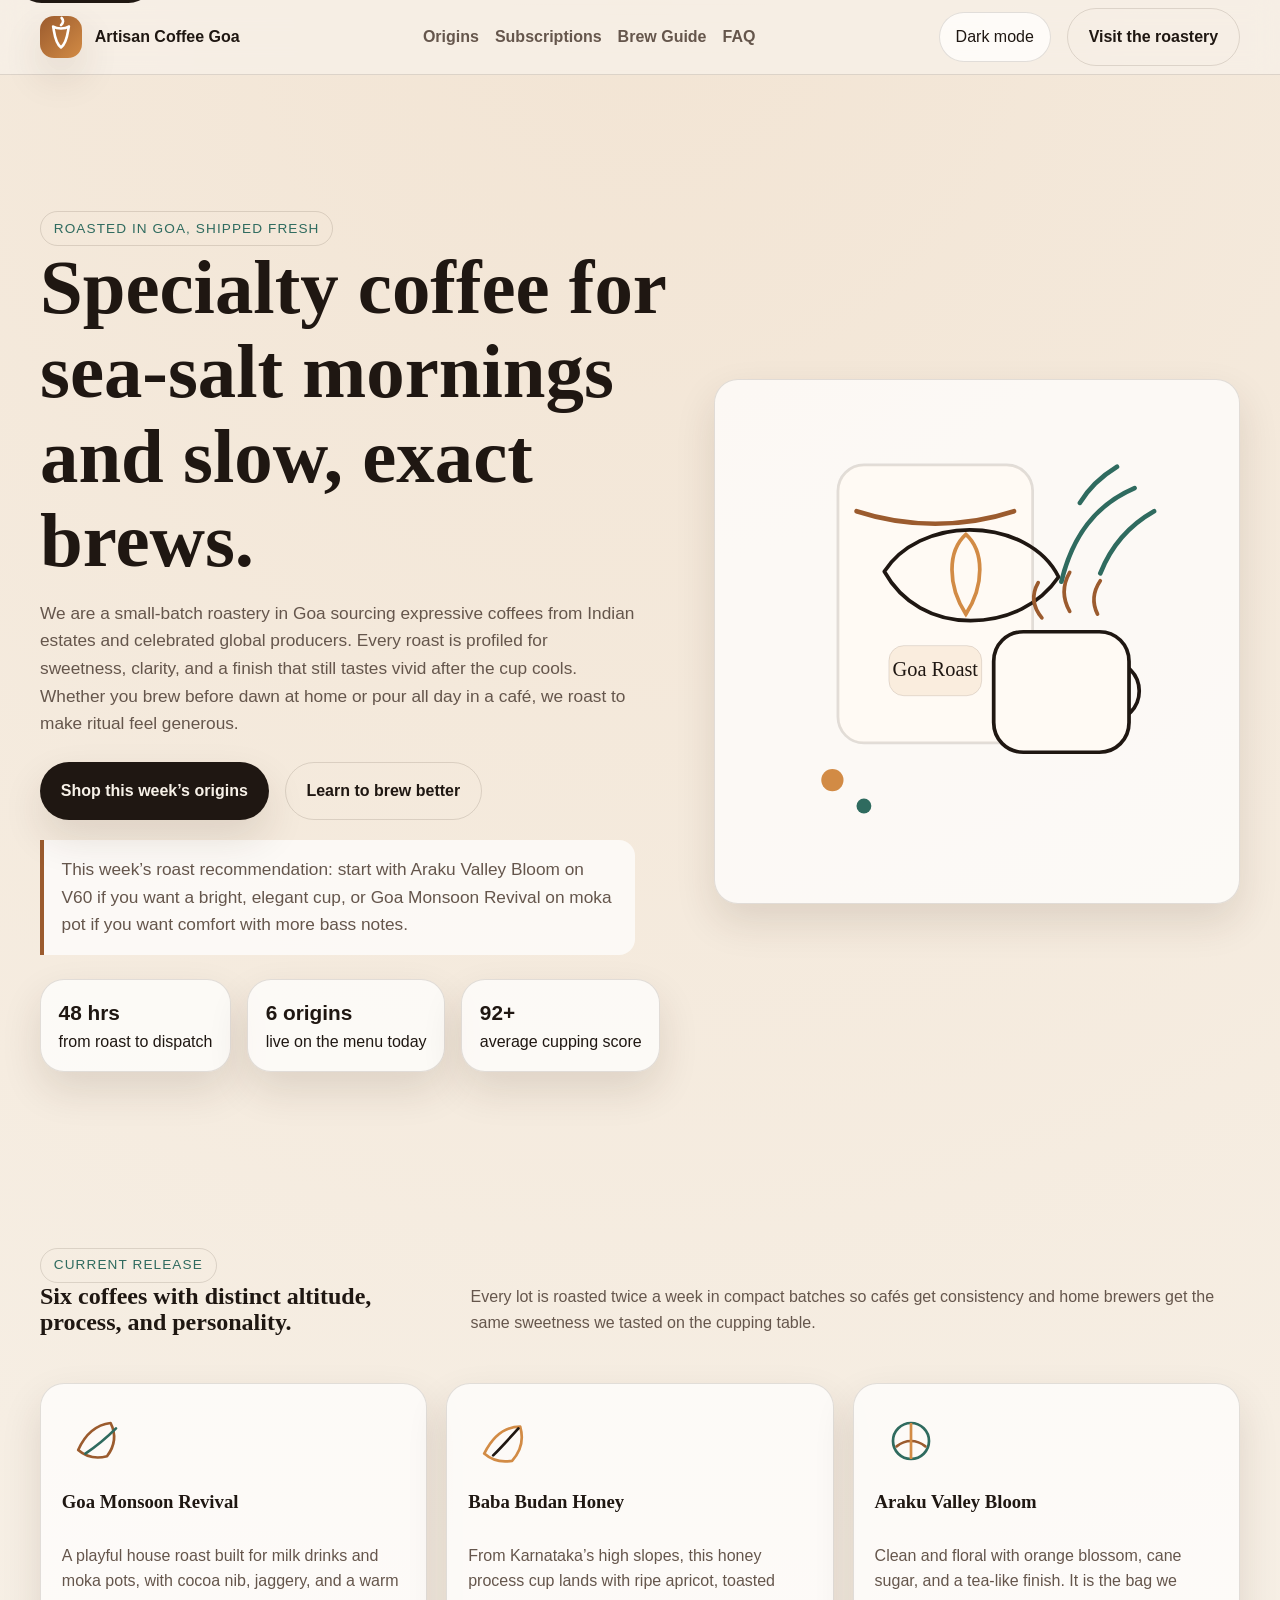
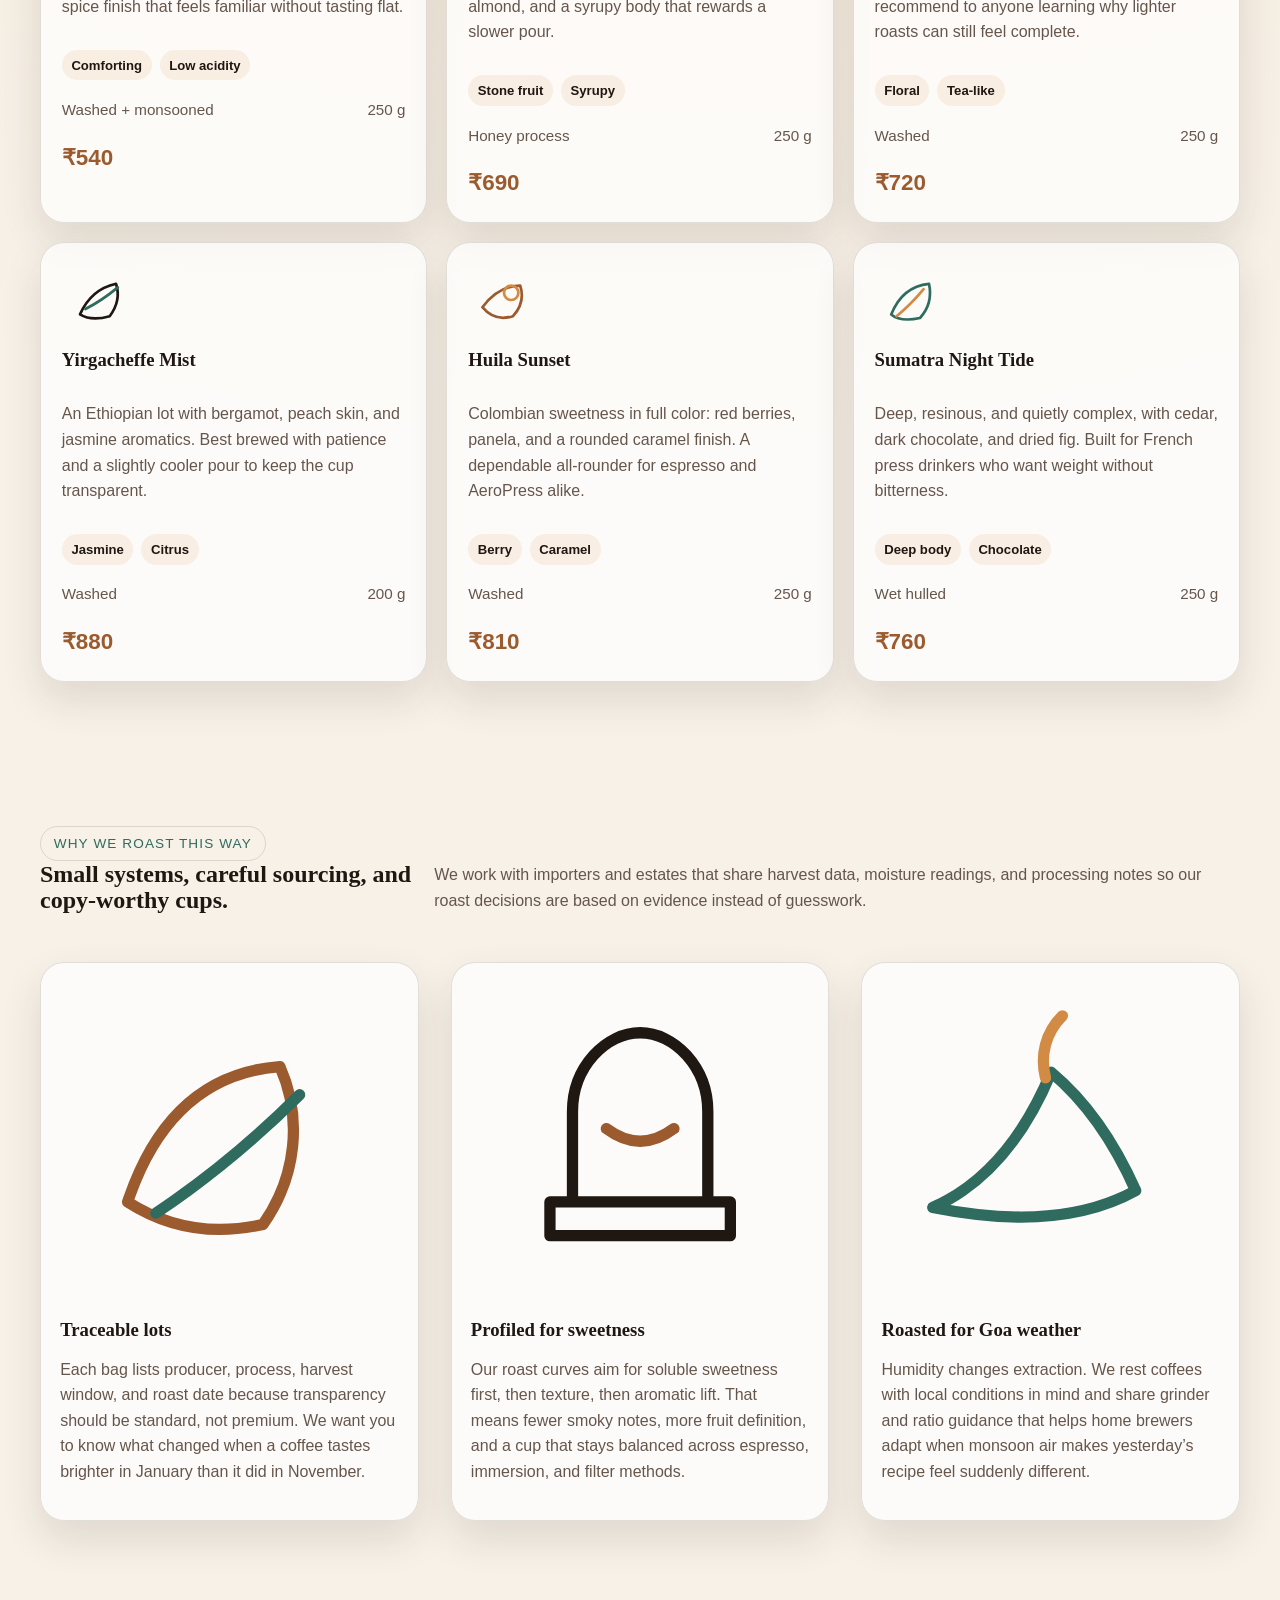
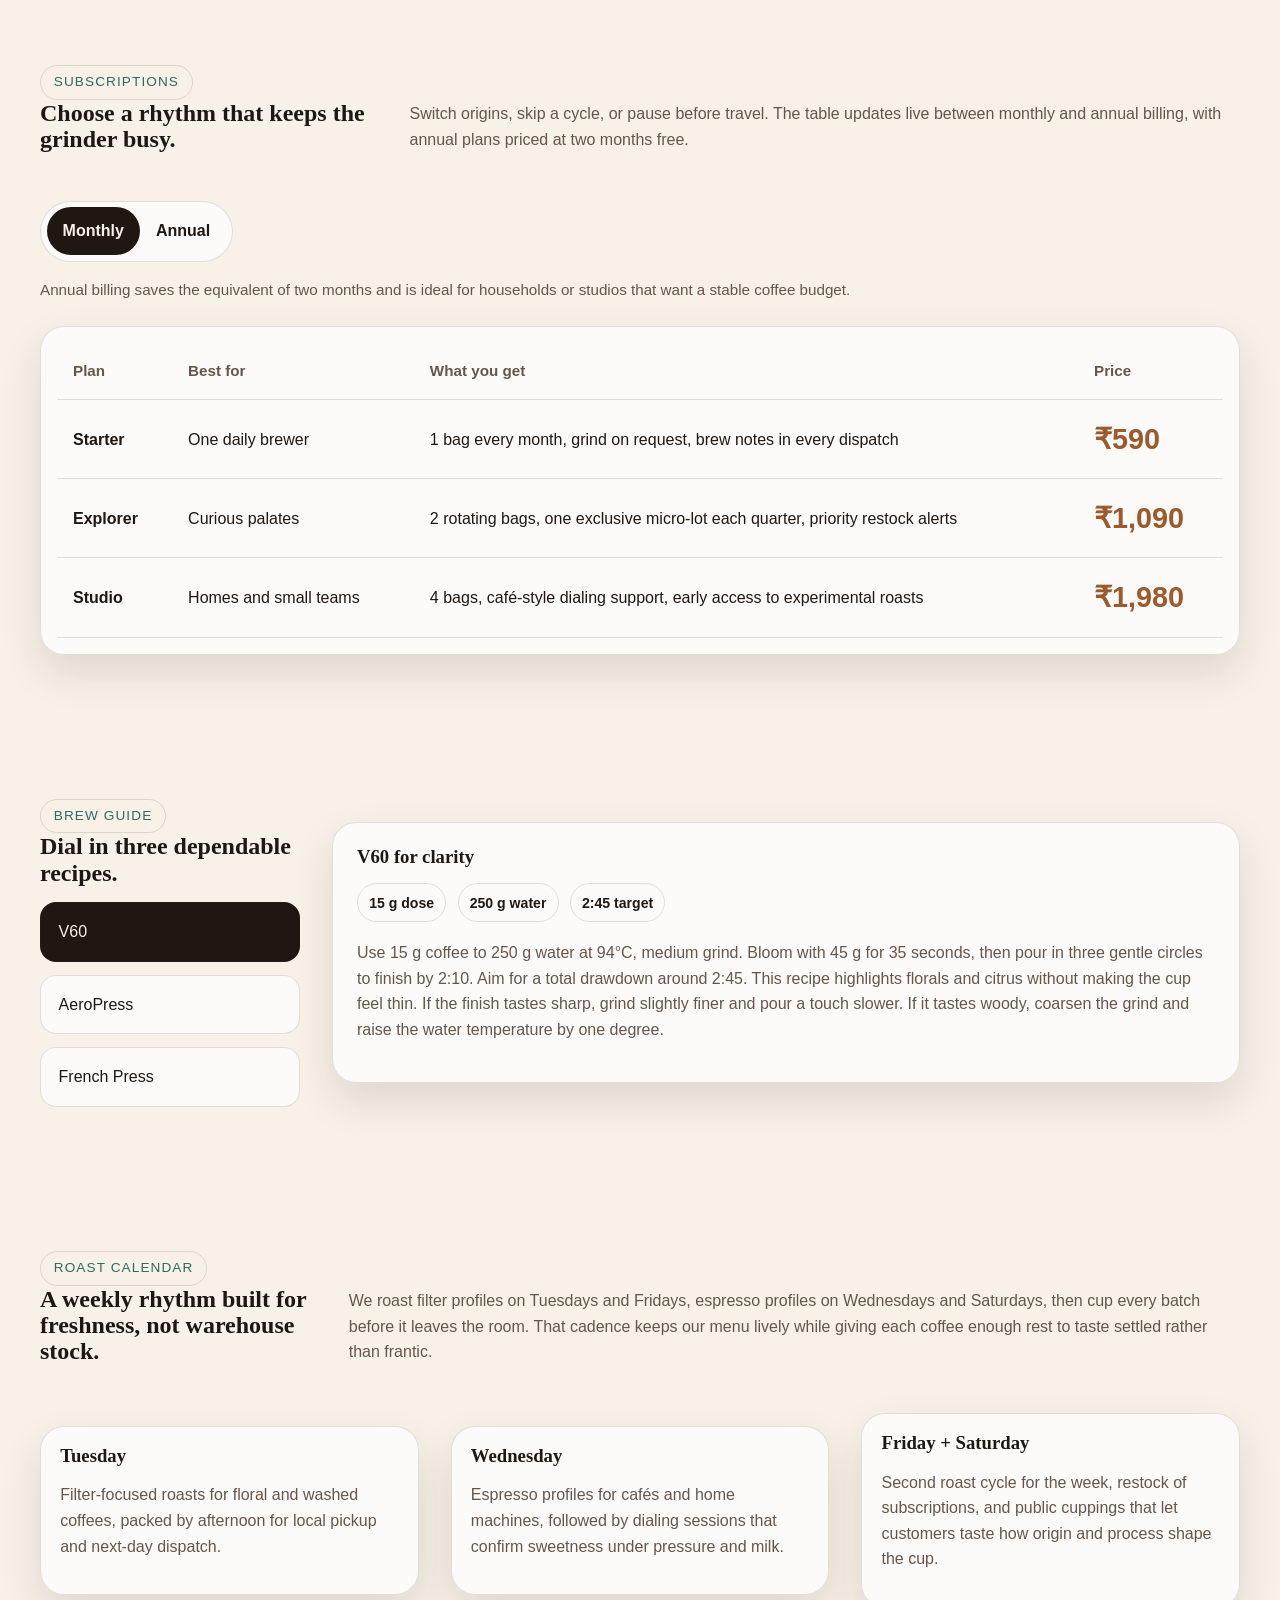
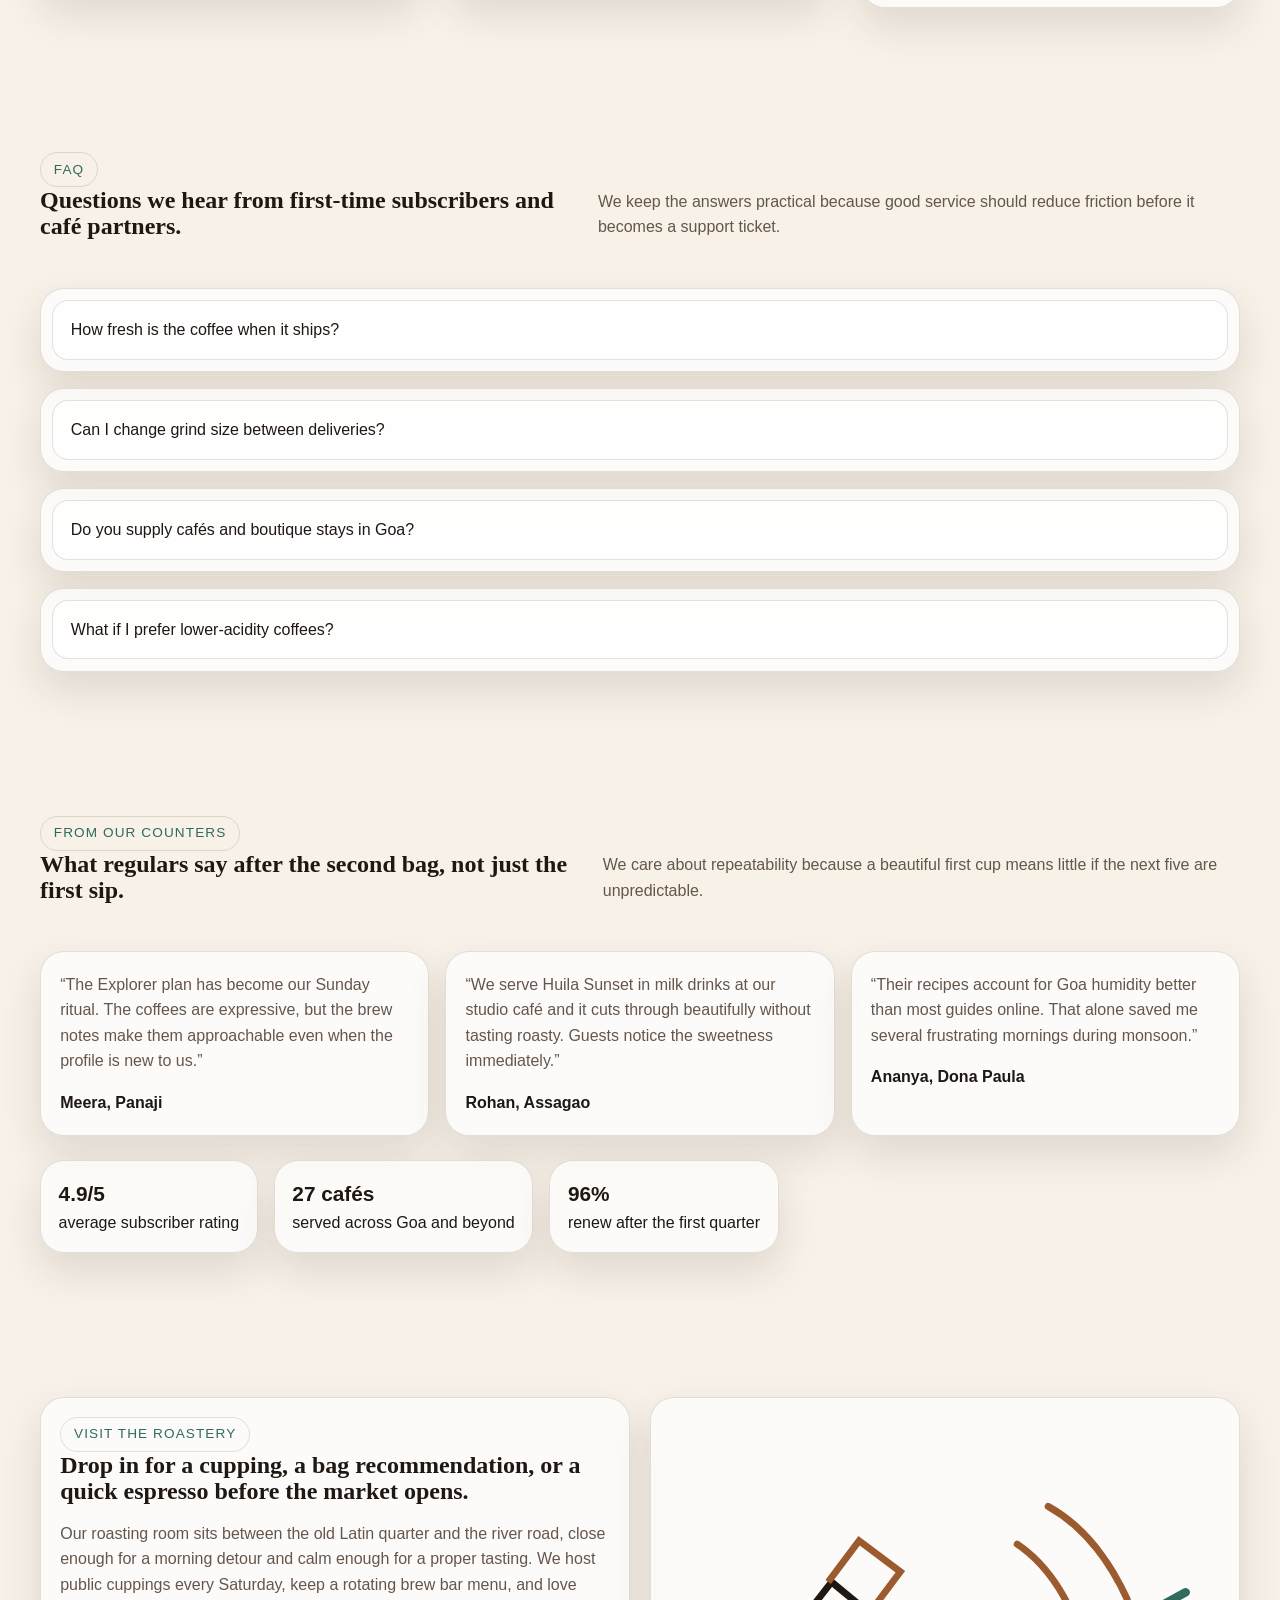
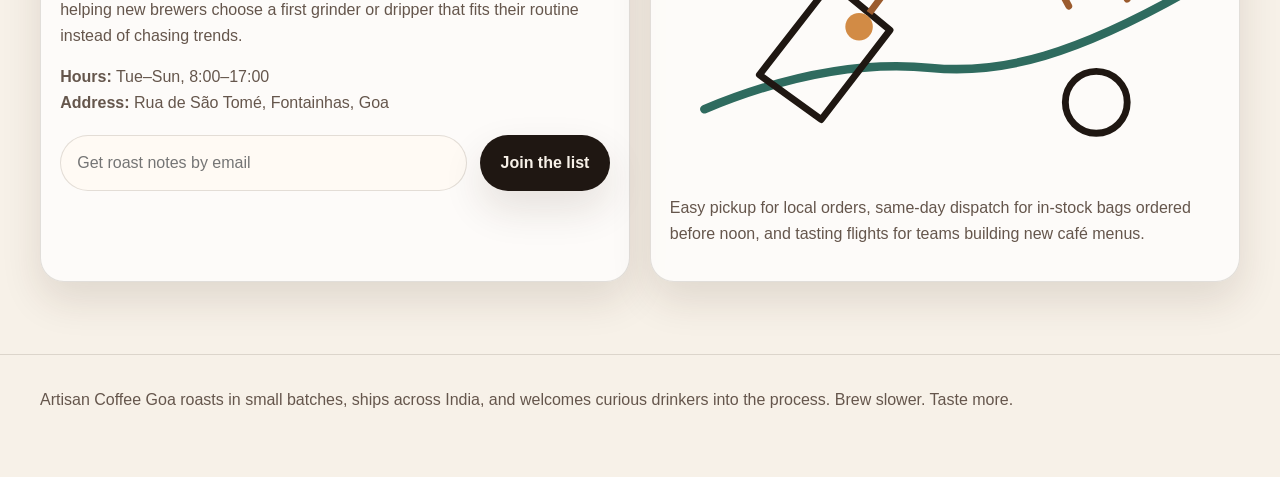
<file: projects/artisan-coffee/index.html>
<!DOCTYPE html>
<html lang="en">
<head>
  <meta charset="UTF-8" />
  <meta name="viewport" content="width=device-width, initial-scale=1.0" />
  <title>Artisan Coffee Goa | Small-batch specialty roaster</title>
  <meta name="description" content="Artisan Coffee Goa roasts traceable specialty coffee for slow mornings, beachside cafés, and home brewers across India." />
  <style>
    :root {
      --bg: #f7f1e8;
      --surface: rgba(255,255,255,0.72);
      --surface-strong: #fffaf4;
      --text: #1f1712;
      --muted: #65564c;
      --line: rgba(61, 42, 28, 0.14);
      --brand: #9b5b2e;
      --brand-2: #d28b45;
      --accent: #2f6b5f;
      --shadow: 0 18px 40px rgba(58, 35, 18, 0.12);
      --radius: 24px;
      --radius-sm: 16px;
      --max: 1200px;
    }
    body.dark {
      --bg: #161312;
      --surface: rgba(33,29,27,0.82);
      --surface-strong: #211d1b;
      --text: #f5ede4;
      --muted: #c3b3a5;
      --line: rgba(255,255,255,0.1);
      --brand: #e0a15d;
      --brand-2: #f0c07f;
      --accent: #7bc1b3;
      --shadow: 0 18px 40px rgba(0,0,0,0.35);
    }
    * { box-sizing: border-box; }
    html { scroll-behavior: smooth; }
    body {
      margin: 0;
      font-family: Inter, Arial, sans-serif;
      background: radial-gradient(circle at top, rgba(210,139,69,0.12), transparent 30%), var(--bg);
      color: var(--text);
      line-height: 1.6;
    }
    a { color: inherit; text-decoration: none; }
    img, svg { max-width: 100%; display: block; }
    button, input { font: inherit; }
    button {
      cursor: pointer;
      border: 0;
      background: none;
      color: inherit;
    }
    :focus-visible {
      outline: 3px solid var(--brand-2);
      outline-offset: 3px;
      border-radius: 10px;
    }
    .container { width: min(var(--max), calc(100% - 2rem)); margin: 0 auto; }
    .section { padding: 4.5rem 0; }
    .eyebrow {
      display: inline-block;
      padding: 0.35rem 0.8rem;
      border: 1px solid var(--line);
      border-radius: 999px;
      color: var(--accent);
      font-size: 0.85rem;
      letter-spacing: 0.08em;
      text-transform: uppercase;
    }
    h1, h2, h3 { line-height: 1.1; margin: 0 0 1rem; font-family: Georgia, serif; }
    p { margin: 0 0 1rem; color: var(--muted); }
    .btn {
      display: inline-flex;
      align-items: center;
      gap: 0.6rem;
      padding: 0.95rem 1.3rem;
      border-radius: 999px;
      background: var(--text);
      color: var(--bg);
      font-weight: 700;
      box-shadow: var(--shadow);
    }
    .btn.secondary {
      background: transparent;
      color: var(--text);
      border: 1px solid var(--line);
      box-shadow: none;
    }
    .skip-link {
      position: absolute;
      left: 1rem;
      top: -3rem;
      padding: 0.8rem 1rem;
      background: var(--text);
      color: var(--bg);
      border-radius: 999px;
      z-index: 40;
    }
    .skip-link:focus-visible { top: 1rem; }
    .site-header {
      position: sticky;
      top: 0;
      z-index: 20;
      backdrop-filter: blur(14px);
      background: rgba(247,241,232,0.75);
      border-bottom: 1px solid var(--line);
    }
    body.dark .site-header { background: rgba(22,19,18,0.78); }
    .nav {
      display: flex;
      align-items: center;
      justify-content: space-between;
      gap: 1rem;
      min-height: 74px;
    }
    .brand { display: flex; align-items: center; gap: 0.8rem; font-weight: 800; }
    .brand-mark {
      width: 42px; height: 42px; border-radius: 14px;
      background: linear-gradient(135deg, var(--brand), var(--brand-2));
      display: grid; place-items: center; color: white;
      box-shadow: var(--shadow);
    }
    .nav-links, .nav-actions { display: flex; align-items: center; gap: 1rem; }
    .nav-links a { color: var(--muted); font-weight: 600; }
    .nav-links a:hover, .nav-links a[aria-current="true"] { color: var(--text); }
    .toggle {
      padding: 0.7rem 1rem;
      border: 1px solid var(--line);
      border-radius: 999px;
      background: var(--surface);
    }
    .hero-grid, .story-grid, .brew-grid { display: grid; gap: 2rem; align-items: center; }
    .hero-grid { grid-template-columns: 1.1fr 0.9fr; padding: 4rem 0 2rem; }
    .hero-copy h1 { font-size: clamp(2.8rem, 6vw, 5.5rem); }
    .hero-copy p { font-size: 1.08rem; max-width: 62ch; }
    .hero-actions, .hero-metrics { display: flex; gap: 1rem; flex-wrap: wrap; margin-top: 1.5rem; }
    .hero-note {
      margin-top: 1.25rem;
      padding: 1rem 1.1rem;
      border-left: 4px solid var(--brand);
      background: var(--surface);
      border-radius: 0 var(--radius-sm) var(--radius-sm) 0;
    }
    .metric, .card, .plan, .faq-item, .guide-panel, .story-card, .review, .visit-card {
      background: var(--surface);
      border: 1px solid var(--line);
      border-radius: var(--radius);
      box-shadow: var(--shadow);
    }
    .metric { padding: 1rem 1.1rem; min-width: 150px; }
    .metric strong { display: block; font-size: 1.3rem; color: var(--text); }
    .hero-art { padding: 1.4rem; }
    .hero-art svg { width: 100%; height: auto; }
    .section-head { display: flex; justify-content: space-between; gap: 1rem; align-items: end; margin-bottom: 2rem; }
    .cards { display: grid; grid-template-columns: repeat(3, 1fr); gap: 1.2rem; }
    .card { padding: 1.3rem; }
    .origin-card { display: flex; flex-direction: column; gap: 0.9rem; }
    .origin-card svg { width: 72px; height: 72px; }
    .origin-tags { display: flex; flex-wrap: wrap; gap: 0.5rem; }
    .origin-tags span {
      padding: 0.3rem 0.6rem;
      border-radius: 999px;
      background: rgba(210,139,69,0.12);
      color: var(--text);
      font-size: 0.82rem;
      font-weight: 700;
    }
    .price { font-size: 1.4rem; font-weight: 800; color: var(--brand); }
    .origin-meta { display: flex; justify-content: space-between; gap: 1rem; margin: 0.2rem 0; color: var(--muted); font-size: 0.95rem; }
    .story-grid { grid-template-columns: repeat(3, 1fr); }
    .story-card { padding: 1.2rem; }
    .subscription-wrap { overflow-x: auto; }
    .billing-toggle {
      display: inline-flex; padding: 0.35rem; border: 1px solid var(--line); border-radius: 999px; background: var(--surface);
      margin-bottom: 1rem;
    }
    .billing-toggle button { padding: 0.7rem 1rem; border-radius: 999px; font-weight: 700; }
    .billing-toggle .active { background: var(--text); color: var(--bg); }
    .billing-note { margin-bottom: 1.5rem; font-size: 0.95rem; }
    table { width: 100%; border-collapse: collapse; min-width: 720px; }
    th, td { padding: 1rem; border-bottom: 1px solid var(--line); text-align: left; }
    th { color: var(--muted); font-size: 0.95rem; }
    .plan-price { font-size: 1.8rem; font-weight: 800; color: var(--brand); }
    .brew-grid { grid-template-columns: 260px 1fr; }
    .tab-list { display: grid; gap: 0.8rem; }
    .tab-btn, .faq-question {
      width: 100%; text-align: left; padding: 1rem 1.1rem; border-radius: var(--radius-sm); border: 1px solid var(--line); background: var(--surface);
    }
    .tab-btn.active { background: var(--text); color: var(--bg); }
    .guide-panel { padding: 1.5rem; }
    .guide-stats { display: flex; flex-wrap: wrap; gap: 0.7rem; margin: 1rem 0 1.1rem; }
    .guide-stats span {
      padding: 0.45rem 0.7rem;
      border: 1px solid var(--line);
      border-radius: 999px;
      color: var(--text);
      font-weight: 700;
      font-size: 0.88rem;
    }
    .guide-panel[hidden], .faq-answer[hidden] { display: none; }
    .faq-list { display: grid; gap: 1rem; }
    .faq-item { padding: 0.7rem; }
    .faq-answer { padding: 0.5rem 1rem 1rem; }
    .reviews { display: grid; grid-template-columns: repeat(3, 1fr); gap: 1rem; }
    .review, .visit-card { padding: 1.2rem; }
    .review strong { display: block; margin-top: 1rem; color: var(--text); }
    .visit-grid { display: grid; grid-template-columns: 1fr 1fr; gap: 1.2rem; }
    .newsletter {
      display: flex;
      gap: 0.8rem;
      flex-wrap: wrap;
      margin-top: 1.2rem;
    }
    .newsletter input {
      flex: 1 1 240px;
      min-height: 52px;
      padding: 0.9rem 1rem;
      border-radius: 999px;
      border: 1px solid var(--line);
      background: var(--surface-strong);
      color: var(--text);
    }
    footer { padding: 2rem 0 3rem; border-top: 1px solid var(--line); color: var(--muted); }
    @media (max-width: 900px) {
      .hero-grid, .brew-grid, .story-grid, .visit-grid, .reviews, .cards { grid-template-columns: 1fr 1fr; }
      .nav-links { display: none; }
    }
    @media (max-width: 680px) {
      .hero-grid, .brew-grid, .story-grid, .visit-grid, .reviews, .cards { grid-template-columns: 1fr; }
      .section { padding: 3.5rem 0; }
      .hero-copy h1 { font-size: 2.6rem; }
      .section-head { flex-direction: column; align-items: start; }
      .nav { align-items: flex-start; padding: 0.8rem 0; }
      .nav-actions { gap: 0.5rem; flex-wrap: wrap; justify-content: flex-end; }
      .toggle { padding: 0.65rem 0.85rem; }
      .hero-art { order: -1; }
      table { min-width: 640px; }
    }
  </style>
</head>
<body>
  <a class="skip-link" href="#main-content">Skip to content</a>
  <header class="site-header">
    <div class="container nav">
      <a class="brand" href="#top" aria-label="Artisan Coffee Goa home">
        <span class="brand-mark">
          <svg viewBox="0 0 64 64" aria-hidden="true"><path d="M20 16c6 4 18 4 24 0-2 8-2 24-12 32C22 40 22 24 20 16Z" fill="none" stroke="currentColor" stroke-width="4" stroke-linecap="round" stroke-linejoin="round"/><path d="M32 14c4-4 4-8 1-11" fill="none" stroke="currentColor" stroke-width="4" stroke-linecap="round"/></svg>
        </span>
        <span>Artisan Coffee Goa</span>
      </a>
      <nav class="nav-links" aria-label="Primary">
        <a href="#origins">Origins</a>
        <a href="#subscriptions">Subscriptions</a>
        <a href="#brew-guide">Brew Guide</a>
        <a href="#faq">FAQ</a>
      </nav>
      <div class="nav-actions">
        <button class="toggle" id="themeToggle" aria-pressed="false">Dark mode</button>
        <a class="btn secondary" href="#visit">Visit the roastery</a>
      </div>
    </div>
  </header>

  <main id="main-content" tabindex="-1">
    <section class="section">
      <div class="container hero-grid">
        <div class="hero-copy">
          <span class="eyebrow">Roasted in Goa, shipped fresh</span>
          <h1>Specialty coffee for sea-salt mornings and slow, exact brews.</h1>
          <p>We are a small-batch roastery in Goa sourcing expressive coffees from Indian estates and celebrated global producers. Every roast is profiled for sweetness, clarity, and a finish that still tastes vivid after the cup cools. Whether you brew before dawn at home or pour all day in a café, we roast to make ritual feel generous.</p>
          <div class="hero-actions">
            <a class="btn" href="#origins">Shop this week’s origins</a>
            <a class="btn secondary" href="#brew-guide">Learn to brew better</a>
          </div>
          <p class="hero-note">This week’s roast recommendation: start with Araku Valley Bloom on V60 if you want a bright, elegant cup, or Goa Monsoon Revival on moka pot if you want comfort with more bass notes.</p>
          <div class="hero-metrics">
            <div class="metric"><strong>48 hrs</strong><span>from roast to dispatch</span></div>
            <div class="metric"><strong>6 origins</strong><span>live on the menu today</span></div>
            <div class="metric"><strong>92+</strong><span>average cupping score</span></div>
          </div>
        </div>
        <div class="hero-art card">
          <svg viewBox="0 0 520 520" role="img" aria-label="Hand-drawn coffee bag, cup, and palm frond illustration">
            <rect x="110" y="70" width="210" height="300" rx="28" fill="var(--surface-strong)" stroke="var(--line)" stroke-width="3"/>
            <path d="M130 120c55 18 115 18 170 0" fill="none" stroke="var(--brand)" stroke-width="5" stroke-linecap="round"/>
            <path d="M160 185c18-28 54-45 92-45 43 0 81 20 96 51-20 29-54 47-95 47-40 0-74-19-93-53Z" fill="none" stroke="var(--text)" stroke-width="4" stroke-linejoin="round"/>
            <path d="M248 145c20 18 20 55 0 86-20-31-20-68 0-86Z" fill="none" stroke="var(--brand-2)" stroke-width="4"/>
            <rect x="165" y="265" width="100" height="54" rx="16" fill="rgba(210,139,69,0.12)" stroke="var(--line)"/>
            <text x="215" y="298" text-anchor="middle" font-size="22" fill="var(--text)" font-family="Georgia">Goa Roast</text>
            <path d="M355 282h48c18 0 32 14 32 32s-14 32-32 32h-8" fill="none" stroke="var(--text)" stroke-width="4" stroke-linecap="round"/>
            <path d="M310 250h82c18 0 32 14 32 32v66c0 18-14 32-32 32h-82c-18 0-32-14-32-32v-66c0-18 14-32 32-32Z" fill="var(--surface-strong)" stroke="var(--text)" stroke-width="4"/>
            <path d="M330 235c-10-12-12-24-4-38M360 228c-8-14-8-28 0-42M390 231c-6-12-5-24 3-36" fill="none" stroke="var(--brand)" stroke-width="4" stroke-linecap="round"/>
            <path d="M430 95c-42 18-67 51-79 101M451 120c-30 17-47 39-58 67M411 72c-18 11-31 24-40 39" fill="none" stroke="var(--accent)" stroke-width="5" stroke-linecap="round"/>
            <circle cx="104" cy="410" r="12" fill="var(--brand-2)"/>
            <circle cx="138" cy="438" r="8" fill="var(--accent)"/>
          </svg>
        </div>
      </div>
    </section>

    <section class="section" id="origins">
      <div class="container">
        <div class="section-head">
          <div>
            <span class="eyebrow">Current release</span>
            <h2>Six coffees with distinct altitude, process, and personality.</h2>
          </div>
          <p>Every lot is roasted twice a week in compact batches so cafés get consistency and home brewers get the same sweetness we tasted on the cupping table.</p>
        </div>
        <div class="cards">
          <article class="card origin-card"><svg viewBox="0 0 80 80" aria-hidden="true"><path d="M18 50c8-18 20-28 36-30 6 12 5 25-4 37-12 3-23 1-32-7Z" fill="none" stroke="var(--brand)" stroke-width="3" stroke-linejoin="round"/><path d="M26 54c12-8 23-17 34-28" fill="none" stroke="var(--accent)" stroke-width="3" stroke-linecap="round"/></svg><h3>Goa Monsoon Revival</h3><p>A playful house roast built for milk drinks and moka pots, with cocoa nib, jaggery, and a warm spice finish that feels familiar without tasting flat.</p><div class="origin-tags"><span>Comforting</span><span>Low acidity</span></div><div class="origin-meta"><span>Washed + monsooned</span><span>250 g</span></div><div class="price">₹540</div></article>
          <article class="card origin-card"><svg viewBox="0 0 80 80" aria-hidden="true"><path d="M18 54c10-20 24-30 40-30 4 14 1 27-9 38-12 2-22 0-31-8Z" fill="none" stroke="var(--brand-2)" stroke-width="3" stroke-linejoin="round"/><path d="M28 56c10-10 19-20 28-30" fill="none" stroke="var(--text)" stroke-width="3" stroke-linecap="round"/></svg><h3>Baba Budan Honey</h3><p>From Karnataka’s high slopes, this honey process cup lands with ripe apricot, toasted almond, and a syrupy body that rewards a slower pour.</p><div class="origin-tags"><span>Stone fruit</span><span>Syrupy</span></div><div class="origin-meta"><span>Honey process</span><span>250 g</span></div><div class="price">₹690</div></article>
          <article class="card origin-card"><svg viewBox="0 0 80 80" aria-hidden="true"><circle cx="40" cy="40" r="20" fill="none" stroke="var(--accent)" stroke-width="3"/><path d="M24 46c10-8 22-8 32 0" fill="none" stroke="var(--brand)" stroke-width="3" stroke-linecap="round"/><path d="M40 20v40" fill="none" stroke="var(--brand-2)" stroke-width="3"/></svg><h3>Araku Valley Bloom</h3><p>Clean and floral with orange blossom, cane sugar, and a tea-like finish. It is the bag we recommend to anyone learning why lighter roasts can still feel complete.</p><div class="origin-tags"><span>Floral</span><span>Tea-like</span></div><div class="origin-meta"><span>Washed</span><span>250 g</span></div><div class="price">₹720</div></article>
          <article class="card origin-card"><svg viewBox="0 0 80 80" aria-hidden="true"><path d="M20 56c8-18 22-30 40-34 4 12 2 24-7 36-14 4-25 3-33-2Z" fill="none" stroke="var(--text)" stroke-width="3" stroke-linejoin="round"/><path d="M26 50c12-6 24-14 36-24" fill="none" stroke="var(--accent)" stroke-width="3" stroke-linecap="round"/></svg><h3>Yirgacheffe Mist</h3><p>An Ethiopian lot with bergamot, peach skin, and jasmine aromatics. Best brewed with patience and a slightly cooler pour to keep the cup transparent.</p><div class="origin-tags"><span>Jasmine</span><span>Citrus</span></div><div class="origin-meta"><span>Washed</span><span>200 g</span></div><div class="price">₹880</div></article>
          <article class="card origin-card"><svg viewBox="0 0 80 80" aria-hidden="true"><path d="M16 48c12-16 26-24 42-24 4 12 1 24-8 34-13 4-25 1-34-10Z" fill="none" stroke="var(--brand)" stroke-width="3" stroke-linejoin="round"/><circle cx="48" cy="32" r="8" fill="none" stroke="var(--brand-2)" stroke-width="3"/></svg><h3>Huila Sunset</h3><p>Colombian sweetness in full color: red berries, panela, and a rounded caramel finish. A dependable all-rounder for espresso and AeroPress alike.</p><div class="origin-tags"><span>Berry</span><span>Caramel</span></div><div class="origin-meta"><span>Washed</span><span>250 g</span></div><div class="price">₹810</div></article>
          <article class="card origin-card"><svg viewBox="0 0 80 80" aria-hidden="true"><path d="M18 56c8-20 22-32 42-34 3 14 0 27-10 38-14 3-25 2-32-4Z" fill="none" stroke="var(--accent)" stroke-width="3" stroke-linejoin="round"/><path d="M24 58c10-8 20-18 30-30" fill="none" stroke="var(--brand-2)" stroke-width="3" stroke-linecap="round"/></svg><h3>Sumatra Night Tide</h3><p>Deep, resinous, and quietly complex, with cedar, dark chocolate, and dried fig. Built for French press drinkers who want weight without bitterness.</p><div class="origin-tags"><span>Deep body</span><span>Chocolate</span></div><div class="origin-meta"><span>Wet hulled</span><span>250 g</span></div><div class="price">₹760</div></article>
        </div>
      </div>
    </section>

    <section class="section">
      <div class="container">
        <div class="section-head"><div><span class="eyebrow">Why we roast this way</span><h2>Small systems, careful sourcing, and copy-worthy cups.</h2></div><p>We work with importers and estates that share harvest data, moisture readings, and processing notes so our roast decisions are based on evidence instead of guesswork.</p></div>
        <div class="story-grid">
          <article class="story-card"><svg viewBox="0 0 120 120" aria-hidden="true"><path d="M24 78c10-30 28-46 54-48 8 18 6 39-6 56-18 4-34 1-48-8Z" fill="none" stroke="var(--brand)" stroke-width="4" stroke-linejoin="round"/><path d="M34 82c18-12 35-26 51-42" fill="none" stroke="var(--accent)" stroke-width="4" stroke-linecap="round"/></svg><h3>Traceable lots</h3><p>Each bag lists producer, process, harvest window, and roast date because transparency should be standard, not premium. We want you to know what changed when a coffee tastes brighter in January than it did in November.</p></article>
          <article class="story-card"><svg viewBox="0 0 120 120" aria-hidden="true"><path d="M28 78h64v12H28zM36 78V46c0-16 12-28 24-28s24 12 24 28v32" fill="none" stroke="var(--text)" stroke-width="4" stroke-linejoin="round"/><path d="M48 52c8 6 16 6 24 0" fill="none" stroke="var(--brand)" stroke-width="4" stroke-linecap="round"/></svg><h3>Profiled for sweetness</h3><p>Our roast curves aim for soluble sweetness first, then texture, then aromatic lift. That means fewer smoky notes, more fruit definition, and a cup that stays balanced across espresso, immersion, and filter methods.</p></article>
          <article class="story-card"><svg viewBox="0 0 120 120" aria-hidden="true"><path d="M18 80c18-8 32-24 42-48 12 10 22 24 30 42-18 10-42 12-72 6Z" fill="none" stroke="var(--accent)" stroke-width="4" stroke-linejoin="round"/><path d="M58 34c-2-8 0-16 6-22" fill="none" stroke="var(--brand-2)" stroke-width="4" stroke-linecap="round"/></svg><h3>Roasted for Goa weather</h3><p>Humidity changes extraction. We rest coffees with local conditions in mind and share grinder and ratio guidance that helps home brewers adapt when monsoon air makes yesterday’s recipe feel suddenly different.</p></article>
        </div>
      </div>
    </section>

    <section class="section" id="subscriptions">
      <div class="container">
        <div class="section-head"><div><span class="eyebrow">Subscriptions</span><h2>Choose a rhythm that keeps the grinder busy.</h2></div><p>Switch origins, skip a cycle, or pause before travel. The table updates live between monthly and annual billing, with annual plans priced at two months free.</p></div>
        <div class="billing-toggle" role="tablist" aria-label="Billing period">
          <button class="active" data-billing="monthly" aria-selected="true">Monthly</button>
          <button data-billing="annual" aria-selected="false">Annual</button>
        </div>
        <p class="billing-note">Annual billing saves the equivalent of two months and is ideal for households or studios that want a stable coffee budget.</p>
        <div class="subscription-wrap card" style="padding:1rem;">
          <table>
            <thead><tr><th>Plan</th><th>Best for</th><th>What you get</th><th>Price</th></tr></thead>
            <tbody>
              <tr><td><strong>Starter</strong></td><td>One daily brewer</td><td>1 bag every month, grind on request, brew notes in every dispatch</td><td><span class="plan-price" data-monthly="₹590" data-annual="₹5,900">₹590</span></td></tr>
              <tr><td><strong>Explorer</strong></td><td>Curious palates</td><td>2 rotating bags, one exclusive micro-lot each quarter, priority restock alerts</td><td><span class="plan-price" data-monthly="₹1,090" data-annual="₹10,900">₹1,090</span></td></tr>
              <tr><td><strong>Studio</strong></td><td>Homes and small teams</td><td>4 bags, café-style dialing support, early access to experimental roasts</td><td><span class="plan-price" data-monthly="₹1,980" data-annual="₹19,800">₹1,980</span></td></tr>
            </tbody>
          </table>
        </div>
      </div>
    </section>

    <section class="section" id="brew-guide">
      <div class="container brew-grid">
        <div>
          <span class="eyebrow">Brew guide</span>
          <h2>Dial in three dependable recipes.</h2>
          <div class="tab-list" role="tablist" aria-label="Brew methods">
            <button class="tab-btn active" role="tab" aria-selected="true" aria-controls="panel-v60" id="tab-v60">V60</button>
            <button class="tab-btn" role="tab" aria-selected="false" aria-controls="panel-aeropress" id="tab-aeropress">AeroPress</button>
            <button class="tab-btn" role="tab" aria-selected="false" aria-controls="panel-frenchpress" id="tab-frenchpress">French Press</button>
          </div>
        </div>
        <div>
          <article class="guide-panel" id="panel-v60" role="tabpanel" aria-labelledby="tab-v60"><h3>V60 for clarity</h3><div class="guide-stats"><span>15 g dose</span><span>250 g water</span><span>2:45 target</span></div><p>Use 15 g coffee to 250 g water at 94°C, medium grind. Bloom with 45 g for 35 seconds, then pour in three gentle circles to finish by 2:10. Aim for a total drawdown around 2:45. This recipe highlights florals and citrus without making the cup feel thin. If the finish tastes sharp, grind slightly finer and pour a touch slower. If it tastes woody, coarsen the grind and raise the water temperature by one degree.</p></article>
          <article class="guide-panel" id="panel-aeropress" role="tabpanel" aria-labelledby="tab-aeropress" hidden><h3>AeroPress for sweetness</h3><div class="guide-stats"><span>16 g dose</span><span>230 g water</span><span>2:00 total</span></div><p>Use 16 g coffee to 230 g water at 92°C, medium-fine grind, inverted method. Add all water, stir five times, cap, and steep for 1:30 before flipping. Press slowly for 30 seconds. This gives a dense, sweet cup with enough body for milk or ice. For fruit-forward coffees, shorten the steep by 10 seconds. For chocolate-heavy coffees, extend the press slightly to pull more texture into the final cup.</p></article>
          <article class="guide-panel" id="panel-frenchpress" role="tabpanel" aria-labelledby="tab-frenchpress" hidden><h3>French Press for body</h3><div class="guide-stats"><span>30 g dose</span><span>500 g water</span><span>9:00 settle</span></div><p>Use 30 g coffee to 500 g water at 93°C, coarse grind. Pour all water, stir once, and steep for four minutes. Break the crust, skim the surface, and let the grounds settle for another five minutes before plunging halfway. This slower finish produces a cleaner press pot with less sludge and more definition. If the cup feels muddy, grind coarser. If it feels weak, increase dose before changing time.</p></article>
        </div>
      </div>
    </section>

    <section class="section">
      <div class="container">
        <div class="section-head"><div><span class="eyebrow">Roast calendar</span><h2>A weekly rhythm built for freshness, not warehouse stock.</h2></div><p>We roast filter profiles on Tuesdays and Fridays, espresso profiles on Wednesdays and Saturdays, then cup every batch before it leaves the room. That cadence keeps our menu lively while giving each coffee enough rest to taste settled rather than frantic.</p></div>
        <div class="story-grid">
          <article class="story-card"><h3>Tuesday</h3><p>Filter-focused roasts for floral and washed coffees, packed by afternoon for local pickup and next-day dispatch.</p></article>
          <article class="story-card"><h3>Wednesday</h3><p>Espresso profiles for cafés and home machines, followed by dialing sessions that confirm sweetness under pressure and milk.</p></article>
          <article class="story-card"><h3>Friday + Saturday</h3><p>Second roast cycle for the week, restock of subscriptions, and public cuppings that let customers taste how origin and process shape the cup.</p></article>
        </div>
      </div>
    </section>

    <section class="section" id="faq">
      <div class="container">
        <div class="section-head"><div><span class="eyebrow">FAQ</span><h2>Questions we hear from first-time subscribers and café partners.</h2></div><p>We keep the answers practical because good service should reduce friction before it becomes a support ticket.</p></div>
        <div class="faq-list">
          <div class="faq-item"><button class="faq-question" aria-expanded="false">How fresh is the coffee when it ships?</button><div class="faq-answer" hidden><p>Most orders leave the roastery within 48 hours of roast. Espresso-focused coffees are usually best from day 6 onward, while filter roasts often open up beautifully from day 4. We print the roast date clearly so you can time your first brew instead of guessing.</p></div></div>
          <div class="faq-item"><button class="faq-question" aria-expanded="false">Can I change grind size between deliveries?</button><div class="faq-answer" hidden><p>Yes. Subscription customers can switch between whole bean, espresso, moka pot, AeroPress, pour-over, and French press before each billing cycle. We still recommend whole bean whenever possible, but we grind to order when convenience matters more than theory.</p></div></div>
          <div class="faq-item"><button class="faq-question" aria-expanded="false">Do you supply cafés and boutique stays in Goa?</button><div class="faq-answer" hidden><p>We do. We work with beach cafés, design hotels, and small kitchens that want coffee with a point of view. Wholesale partners get calibration help, brew recipes, and menu language that explains the cup without sounding rehearsed.</p></div></div>
          <div class="faq-item"><button class="faq-question" aria-expanded="false">What if I prefer lower-acidity coffees?</button><div class="faq-answer" hidden><p>Choose Goa Monsoon Revival or Sumatra Night Tide first. Both are roasted to emphasize sweetness and body over sparkling acidity. If you write to us with your current favorite, we can usually point you to a bag that feels familiar while still tasting more articulate.</p></div></div>
        </div>
      </div>
    </section>

    <section class="section">
      <div class="container">
        <div class="section-head"><div><span class="eyebrow">From our counters</span><h2>What regulars say after the second bag, not just the first sip.</h2></div><p>We care about repeatability because a beautiful first cup means little if the next five are unpredictable.</p></div>
        <div class="reviews">
          <article class="review"><p>“The Explorer plan has become our Sunday ritual. The coffees are expressive, but the brew notes make them approachable even when the profile is new to us.”</p><strong>Meera, Panaji</strong></article>
          <article class="review"><p>“We serve Huila Sunset in milk drinks at our studio café and it cuts through beautifully without tasting roasty. Guests notice the sweetness immediately.”</p><strong>Rohan, Assagao</strong></article>
          <article class="review"><p>“Their recipes account for Goa humidity better than most guides online. That alone saved me several frustrating mornings during monsoon.”</p><strong>Ananya, Dona Paula</strong></article>
        </div>
        <div class="hero-metrics" aria-label="Customer proof points">
          <div class="metric"><strong>4.9/5</strong><span>average subscriber rating</span></div>
          <div class="metric"><strong>27 cafés</strong><span>served across Goa and beyond</span></div>
          <div class="metric"><strong>96%</strong><span>renew after the first quarter</span></div>
        </div>
      </div>
    </section>

    <section class="section" id="visit">
      <div class="container visit-grid">
        <div class="visit-card"><span class="eyebrow">Visit the roastery</span><h2>Drop in for a cupping, a bag recommendation, or a quick espresso before the market opens.</h2><p>Our roasting room sits between the old Latin quarter and the river road, close enough for a morning detour and calm enough for a proper tasting. We host public cuppings every Saturday, keep a rotating brew bar menu, and love helping new brewers choose a first grinder or dripper that fits their routine instead of chasing trends.</p><p><strong>Hours:</strong> Tue–Sun, 8:00–17:00<br><strong>Address:</strong> Rua de São Tomé, Fontainhas, Goa</p><form class="newsletter"><input type="email" aria-label="Email address" placeholder="Get roast notes by email" /><button class="btn" type="button">Join the list</button></form></div>
        <div class="visit-card"><svg viewBox="0 0 320 220" role="img" aria-label="Hand-drawn map style illustration of roastery and coast"><path d="M20 170c48-20 92-28 132-24 42 4 84-8 148-44" fill="none" stroke="var(--accent)" stroke-width="5" stroke-linecap="round"/><path d="M52 150l42-54 34 28-40 52z" fill="none" stroke="var(--text)" stroke-width="4" stroke-linejoin="round"/><path d="M92 96l18-24 24 18-18 24" fill="none" stroke="var(--brand)" stroke-width="4"/><circle cx="110" cy="122" r="8" fill="var(--brand-2)"/><path d="M220 52c18 10 34 28 46 54M202 74c12 8 22 20 30 36" fill="none" stroke="var(--brand)" stroke-width="4" stroke-linecap="round"/><path d="M248 148c10 0 18 8 18 18s-8 18-18 18-18-8-18-18 8-18 18-18Z" fill="none" stroke="var(--text)" stroke-width="4"/></svg><p>Easy pickup for local orders, same-day dispatch for in-stock bags ordered before noon, and tasting flights for teams building new café menus.</p></div>
      </div>
    </section>
  </main>

  <footer>
    <div class="container">
      <p>Artisan Coffee Goa roasts in small batches, ships across India, and welcomes curious drinkers into the process. Brew slower. Taste more.</p>
    </div>
  </footer>

  <script>
    const body = document.body;
    const themeToggle = document.getElementById('themeToggle');
    const navLinks = document.querySelectorAll('.nav-links a');
    const sections = document.querySelectorAll('main section[id]');
    const savedTheme = localStorage.getItem('artisan-theme');
    if (savedTheme === 'dark') {
      body.classList.add('dark');
      themeToggle.setAttribute('aria-pressed', 'true');
      themeToggle.textContent = 'Light mode';
    }
    themeToggle.addEventListener('click', () => {
      const dark = body.classList.toggle('dark');
      localStorage.setItem('artisan-theme', dark ? 'dark' : 'light');
      themeToggle.setAttribute('aria-pressed', String(dark));
      themeToggle.textContent = dark ? 'Light mode' : 'Dark mode';
    });

    const billingButtons = document.querySelectorAll('[data-billing]');
    const prices = document.querySelectorAll('.plan-price');
    billingButtons.forEach(button => {
      button.addEventListener('click', () => {
        billingButtons.forEach(btn => {
          btn.classList.remove('active');
          btn.setAttribute('aria-selected', 'false');
        });
        button.classList.add('active');
        button.setAttribute('aria-selected', 'true');
        const mode = button.dataset.billing;
        prices.forEach(price => price.textContent = price.dataset[mode]);
      });
    });

    const tabs = document.querySelectorAll('.tab-btn');
    const panels = document.querySelectorAll('.guide-panel');
    tabs.forEach(tab => {
      tab.addEventListener('click', () => {
        tabs.forEach(t => { t.classList.remove('active'); t.setAttribute('aria-selected', 'false'); });
        panels.forEach(panel => panel.hidden = true);
        tab.classList.add('active');
        tab.setAttribute('aria-selected', 'true');
        document.getElementById(tab.getAttribute('aria-controls')).hidden = false;
      });
    });

    document.querySelectorAll('.faq-question').forEach(question => {
      question.addEventListener('click', () => {
        const expanded = question.getAttribute('aria-expanded') === 'true';
        question.setAttribute('aria-expanded', String(!expanded));
        question.nextElementSibling.hidden = expanded;
      });
    });

    const setCurrentNav = () => {
      let current = '';
      sections.forEach(section => {
        const rect = section.getBoundingClientRect();
        if (rect.top <= 140 && rect.bottom >= 140) current = section.id;
      });
      navLinks.forEach(link => {
        const active = link.getAttribute('href') === `#${current}`;
        if (active) link.setAttribute('aria-current', 'true');
        else link.removeAttribute('aria-current');
      });
    };
    setCurrentNav();
    window.addEventListener('scroll', setCurrentNav, { passive: true });
  </script>
</body>
</html>
</file>
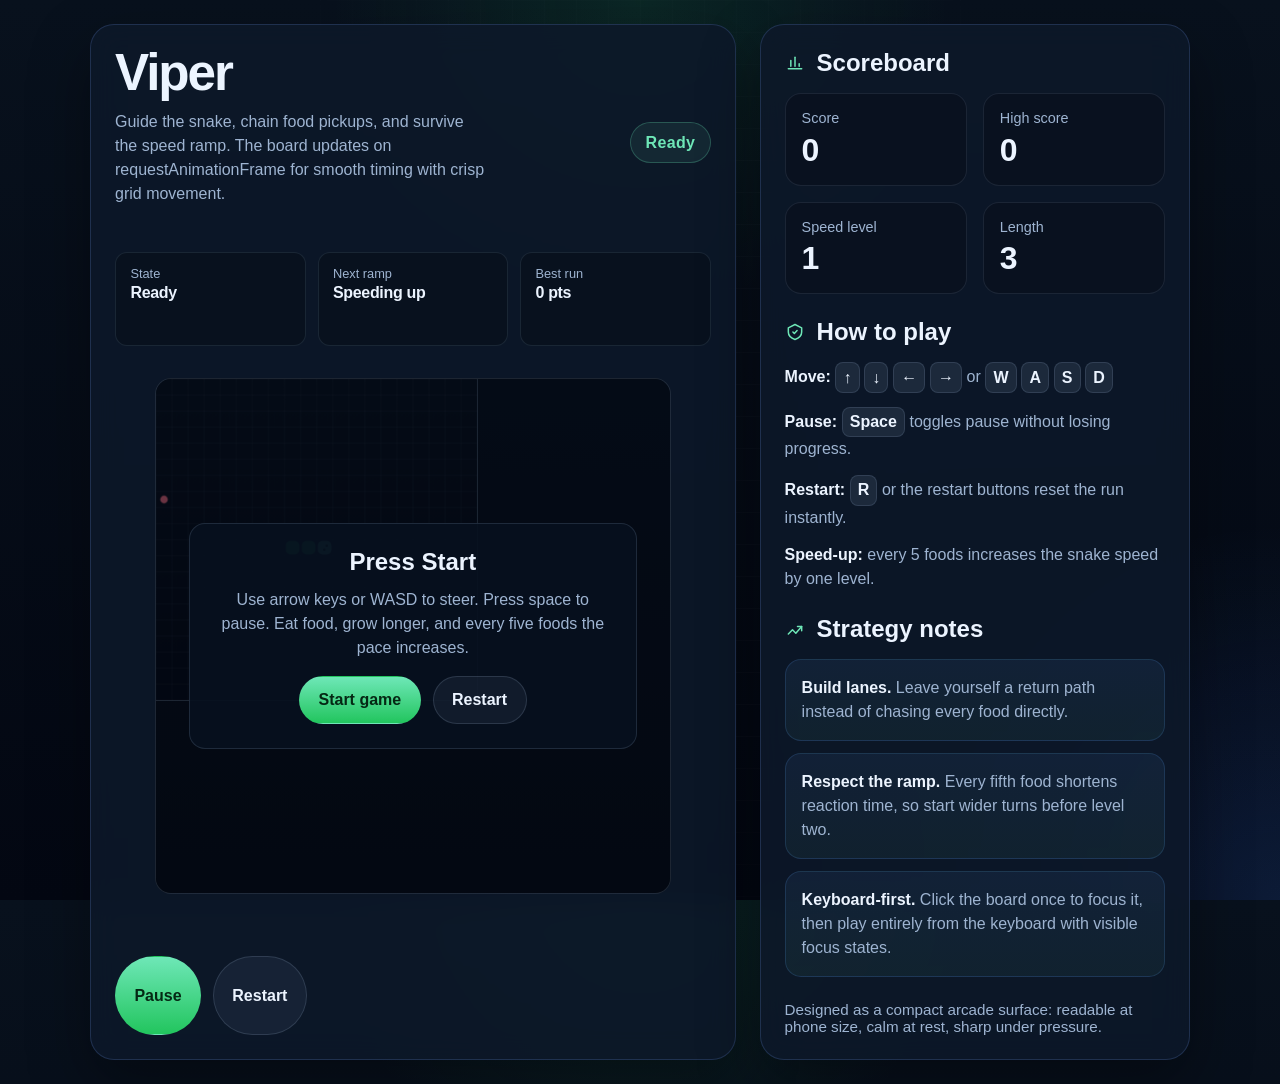
<file: projects/viper/index.html>
<!DOCTYPE html>
<html lang="en">
<head>
  <meta charset="UTF-8" />
  <meta name="viewport" content="width=device-width, initial-scale=1.0" />
  <title>Viper — Canvas Snake</title>
  <meta name="theme-color" content="#07111f" />
  <style>
    :root {
      --bg: #07111f;
      --bg-elevated: rgba(13, 24, 42, 0.88);
      --panel: rgba(10, 18, 32, 0.92);
      --panel-border: rgba(120, 167, 255, 0.18);
      --text: #ecf4ff;
      --muted: #9eb4d1;
      --accent: #6ee7b7;
      --accent-strong: #22c55e;
      --danger: #fb7185;
      --warning: #fbbf24;
      --info: #60a5fa;
      --grid-line: rgba(158, 180, 209, 0.08);
      --shadow: 0 24px 60px rgba(0, 0, 0, 0.35);
      --radius-lg: 24px;
      --radius-md: 16px;
      --radius-sm: 12px;
      --space-1: 0.5rem;
      --space-2: 0.75rem;
      --space-3: 1rem;
      --space-4: 1.5rem;
      --space-5: 2rem;
      --space-6: 3rem;
      --font-ui: Inter, "Segoe UI", Roboto, Helvetica, Arial, sans-serif;
      --focus: 0 0 0 3px rgba(110, 231, 183, 0.35);
    }

    * { box-sizing: border-box; }

    html, body { height: 100%; }

    body {
      margin: 0;
      font-family: var(--font-ui);
      color: var(--text);
      background:
        radial-gradient(circle at top, rgba(34, 197, 94, 0.12), transparent 28%),
        radial-gradient(circle at bottom right, rgba(59, 130, 246, 0.16), transparent 24%),
        linear-gradient(180deg, #08111d 0%, #030712 100%);
    }

    body::before {
      content: "";
      position: fixed;
      inset: 0;
      pointer-events: none;
      background-image: linear-gradient(rgba(255,255,255,0.02) 1px, transparent 1px), linear-gradient(90deg, rgba(255,255,255,0.02) 1px, transparent 1px);
      background-size: 32px 32px;
      mask-image: radial-gradient(circle at center, black 35%, transparent 85%);
    }

    .shell {
      min-height: 100%;
      display: grid;
      place-items: center;
      padding: var(--space-4);
    }

    .app {
      width: min(100%, 1100px);
      display: grid;
      grid-template-columns: minmax(0, 1.2fr) minmax(280px, 0.8fr);
      gap: var(--space-4);
      align-items: stretch;
    }

    .board-panel, .info-panel {
      background: var(--bg-elevated);
      border: 1px solid var(--panel-border);
      border-radius: var(--radius-lg);
      box-shadow: var(--shadow);
      backdrop-filter: blur(14px);
    }

    .board-panel {
      padding: var(--space-4);
      display: grid;
      gap: var(--space-3);
    }

    .panel-title {
      display: flex;
      align-items: center;
      gap: 0.75rem;
    }

    .panel-title svg {
      width: 1.25rem;
      height: 1.25rem;
      color: var(--accent);
      flex: 0 0 auto;
    }

    .heading {
      display: flex;
      justify-content: space-between;
      gap: var(--space-3);
      align-items: start;
      flex-wrap: wrap;
    }

    h1, h2, p { margin: 0; }

    h1 {
      font-size: clamp(2rem, 4vw, 3.4rem);
      line-height: 0.95;
      letter-spacing: -0.04em;
    }

    .subtitle {
      margin-top: var(--space-2);
      color: var(--muted);
      max-width: 42ch;
      line-height: 1.5;
    }

    .status-chip {
      align-self: center;
      padding: 0.65rem 0.9rem;
      border-radius: 999px;
      border: 1px solid rgba(110, 231, 183, 0.25);
      background: rgba(110, 231, 183, 0.08);
      color: var(--accent);
      font-weight: 700;
      letter-spacing: 0.02em;
    }

    .canvas-wrap {
      position: relative;
      border-radius: var(--radius-md);
      overflow: hidden;
      border: 1px solid rgba(158, 180, 209, 0.16);
      background: linear-gradient(180deg, rgba(8, 17, 29, 0.96), rgba(5, 10, 18, 0.96));
      aspect-ratio: 1 / 1;
    }

    .hud-strip {
      display: grid;
      grid-template-columns: repeat(3, minmax(0, 1fr));
      gap: var(--space-2);
    }

    .hud-pill {
      padding: 0.8rem 0.9rem;
      border-radius: var(--radius-sm);
      background: rgba(8, 17, 29, 0.72);
      border: 1px solid rgba(158, 180, 209, 0.12);
    }

    .hud-pill span {
      display: block;
    }

    .hud-label {
      color: var(--muted);
      font-size: 0.8rem;
      margin-bottom: 0.2rem;
    }

    .hud-value {
      font-weight: 800;
      letter-spacing: -0.02em;
    }

    canvas {
      display: block;
      width: 100%;
      height: 100%;
    }

    .overlay {
      position: absolute;
      inset: 0;
      display: grid;
      place-items: center;
      padding: var(--space-4);
      background: rgba(3, 7, 18, 0.58);
      text-align: center;
      transition: opacity 180ms ease;
    }

    .overlay[hidden] {
      opacity: 0;
      pointer-events: none;
    }

    .overlay-card {
      max-width: 28rem;
      padding: var(--space-4);
      border-radius: var(--radius-md);
      background: rgba(7, 17, 31, 0.92);
      border: 1px solid rgba(158, 180, 209, 0.16);
    }

    .overlay-card p {
      margin-top: var(--space-2);
      color: var(--muted);
      line-height: 1.5;
    }

    .actions, .quick-actions {
      display: flex;
      flex-wrap: wrap;
      gap: var(--space-2);
    }

    button {
      appearance: none;
      border: 1px solid transparent;
      border-radius: 999px;
      padding: 0.9rem 1.15rem;
      font: inherit;
      font-weight: 700;
      cursor: pointer;
      transition: transform 120ms ease, background 120ms ease, border-color 120ms ease;
    }

    button:hover { transform: translateY(-1px); }
    button:active { transform: translateY(0); }
    button:focus-visible, .game-frame:focus-visible {
      outline: none;
      box-shadow: var(--focus);
    }

    .primary {
      background: linear-gradient(180deg, #6ee7b7, #22c55e);
      color: #052814;
    }

    .secondary {
      background: rgba(158, 180, 209, 0.08);
      color: var(--text);
      border-color: rgba(158, 180, 209, 0.18);
    }

    .game-frame {
      border-radius: var(--radius-md);
    }

    .info-panel {
      padding: var(--space-4);
      display: grid;
      gap: var(--space-4);
      align-content: start;
    }

    .stats {
      display: grid;
      grid-template-columns: repeat(2, minmax(0, 1fr));
      gap: var(--space-3);
    }

    .stat {
      padding: var(--space-3);
      border-radius: var(--radius-md);
      background: var(--panel);
      border: 1px solid rgba(158, 180, 209, 0.12);
    }

    .stat-label {
      display: block;
      color: var(--muted);
      font-size: 0.9rem;
      margin-bottom: 0.35rem;
    }

    .stat-value {
      font-size: clamp(1.4rem, 3vw, 2rem);
      font-weight: 800;
      letter-spacing: -0.03em;
    }

    .list {
      display: grid;
      gap: 0.85rem;
      color: var(--muted);
      line-height: 1.5;
    }

    .list strong { color: var(--text); }

    .kbd {
      display: inline-block;
      min-width: 2ch;
      padding: 0.15rem 0.45rem;
      border-radius: 0.5rem;
      background: rgba(158, 180, 209, 0.12);
      border: 1px solid rgba(158, 180, 209, 0.16);
      color: var(--text);
      font-weight: 700;
      text-align: center;
    }

    .footer-note {
      color: var(--muted);
      font-size: 0.95rem;
    }

    .tips {
      display: grid;
      gap: var(--space-2);
    }

    .tip-card {
      padding: var(--space-3);
      border-radius: var(--radius-md);
      background: linear-gradient(180deg, rgba(96, 165, 250, 0.08), rgba(110, 231, 183, 0.06));
      border: 1px solid rgba(96, 165, 250, 0.16);
      color: var(--muted);
      line-height: 1.5;
    }

    .tip-card strong {
      color: var(--text);
    }

    .sr-only {
      position: absolute;
      width: 1px;
      height: 1px;
      padding: 0;
      margin: -1px;
      overflow: hidden;
      clip: rect(0, 0, 0, 0);
      white-space: nowrap;
      border: 0;
    }

    @media (max-width: 900px) {
      .app { grid-template-columns: 1fr; }
      .info-panel { order: -1; }
    }

    @media (max-width: 520px) {
      .shell { padding: var(--space-3); }
      .board-panel, .info-panel { padding: var(--space-3); }
      .stats { grid-template-columns: 1fr 1fr; }
      .hud-strip { grid-template-columns: 1fr; }
      .actions, .quick-actions { flex-direction: column; }
      button { width: 100%; }
    }
  </style>
</head>
<body>
  <main class="shell">
    <section class="app" aria-label="Viper snake game">
      <section class="board-panel" aria-labelledby="gameTitle">
        <header class="heading">
          <div>
            <h1 id="gameTitle">Viper</h1>
            <p class="subtitle">Guide the snake, chain food pickups, and survive the speed ramp. The board updates on requestAnimationFrame for smooth timing with crisp grid movement.</p>
          </div>
          <div class="status-chip" id="statusChip" aria-live="polite">Ready</div>
        </header>

        <div class="hud-strip" aria-label="Live game status">
          <div class="hud-pill"><span class="hud-label">State</span><span class="hud-value" id="hudState">Ready</span></div>
          <div class="hud-pill"><span class="hud-label">Next ramp</span><span class="hud-value" id="rampValue">5 foods</span></div>
          <div class="hud-pill"><span class="hud-label">Best run</span><span class="hud-value" id="bestBadge">0 pts</span></div>
        </div>

        <figure class="canvas-wrap">
          <canvas id="game" class="game-frame" width="640" height="640" tabindex="0" role="img" aria-label="Snake game board"></canvas>
          <div class="overlay" id="overlay" aria-live="polite">
            <div class="overlay-card">
              <h2 id="overlayTitle">Press Start</h2>
              <p id="overlayText">Use arrow keys or WASD to steer. Press space to pause. Eat food, grow longer, and every five foods the pace increases.</p>
              <div class="actions" style="margin-top: 1rem; justify-content: center;">
                <button class="primary" id="startButton" type="button">Start game</button>
                <button class="secondary" id="restartButtonOverlay" type="button">Restart</button>
              </div>
            </div>
          </div>
          <figcaption class="sr-only">A 20 by 20 snake board with live score and speed progression.</figcaption>
        </figure>

        <div class="quick-actions">
          <button class="primary" id="pauseButton" type="button" aria-pressed="false">Pause</button>
          <button class="secondary" id="restartButton" type="button">Restart</button>
        </div>
      </section>

      <aside class="info-panel" aria-label="Game information">
        <section aria-labelledby="scoreboardTitle">
          <div class="panel-title">
            <svg viewBox="0 0 24 24" aria-hidden="true" fill="none" stroke="currentColor" stroke-width="1.8" stroke-linecap="round" stroke-linejoin="round"><path d="M4 19h16"/><path d="M7 16V9"/><path d="M12 16V5"/><path d="M17 16v-3"/></svg>
            <h2 id="scoreboardTitle">Scoreboard</h2>
          </div>
          <div class="stats" style="margin-top: 1rem;">
            <div class="stat"><span class="stat-label">Score</span><span class="stat-value" id="scoreValue">0</span></div>
            <div class="stat"><span class="stat-label">High score</span><span class="stat-value" id="highScoreValue">0</span></div>
            <div class="stat"><span class="stat-label">Speed level</span><span class="stat-value" id="speedValue">1</span></div>
            <div class="stat"><span class="stat-label">Length</span><span class="stat-value" id="lengthValue">3</span></div>
          </div>
        </section>

        <section aria-labelledby="howToPlayTitle">
          <div class="panel-title">
            <svg viewBox="0 0 24 24" aria-hidden="true" fill="none" stroke="currentColor" stroke-width="1.8" stroke-linecap="round" stroke-linejoin="round"><path d="M12 3l8 4v5c0 5-3.5 7.5-8 9-4.5-1.5-8-4-8-9V7l8-4z"/><path d="M9.5 12l1.7 1.7 3.3-3.4"/></svg>
            <h2 id="howToPlayTitle">How to play</h2>
          </div>
          <div class="list" style="margin-top: 1rem;">
            <div><strong>Move:</strong> <span class="kbd">↑</span> <span class="kbd">↓</span> <span class="kbd">←</span> <span class="kbd">→</span> or <span class="kbd">W</span> <span class="kbd">A</span> <span class="kbd">S</span> <span class="kbd">D</span></div>
            <div><strong>Pause:</strong> <span class="kbd">Space</span> toggles pause without losing progress.</div>
            <div><strong>Restart:</strong> <span class="kbd">R</span> or the restart buttons reset the run instantly.</div>
            <div><strong>Speed-up:</strong> every 5 foods increases the snake speed by one level.</div>
          </div>
        </section>

        <section aria-labelledby="strategyTitle">
          <div class="panel-title">
            <svg viewBox="0 0 24 24" aria-hidden="true" fill="none" stroke="currentColor" stroke-width="1.8" stroke-linecap="round" stroke-linejoin="round"><path d="M4 18l5-5 4 4 7-8"/><path d="M15 9h5v5"/></svg>
            <h2 id="strategyTitle">Strategy notes</h2>
          </div>
          <div class="tips" style="margin-top: 1rem;">
            <div class="tip-card"><strong>Build lanes.</strong> Leave yourself a return path instead of chasing every food directly.</div>
            <div class="tip-card"><strong>Respect the ramp.</strong> Every fifth food shortens reaction time, so start wider turns before level two.</div>
            <div class="tip-card"><strong>Keyboard-first.</strong> Click the board once to focus it, then play entirely from the keyboard with visible focus states.</div>
          </div>
        </section>

        <p class="footer-note">Designed as a compact arcade surface: readable at phone size, calm at rest, sharp under pressure.</p>
        <div id="announcer" class="sr-only" aria-live="polite"></div>
      </aside>
    </section>
  </main>

  <script>
    const canvas = document.getElementById('game');
    const ctx = canvas.getContext('2d');
    const overlay = document.getElementById('overlay');
    const overlayTitle = document.getElementById('overlayTitle');
    const overlayText = document.getElementById('overlayText');
    const startButton = document.getElementById('startButton');
    const pauseButton = document.getElementById('pauseButton');
    const restartButton = document.getElementById('restartButton');
    const restartButtonOverlay = document.getElementById('restartButtonOverlay');
    const statusChip = document.getElementById('statusChip');
    const scoreValue = document.getElementById('scoreValue');
    const highScoreValue = document.getElementById('highScoreValue');
    const speedValue = document.getElementById('speedValue');
    const lengthValue = document.getElementById('lengthValue');
    const hudState = document.getElementById('hudState');
    const rampValue = document.getElementById('rampValue');
    const bestBadge = document.getElementById('bestBadge');
    const announcer = document.getElementById('announcer');

    const gridSize = 20;
    const tileCount = 20;
    const boardSize = gridSize * tileCount;
    const baseStepMs = 150;
    const speedStepMs = 12;
    const highScoreKey = 'viper-high-score';

    let snake;
    let direction;
    let nextDirection;
    let food;
    let score;
    let foodsEaten;
    let speedLevel;
    let highScore = Number(localStorage.getItem(highScoreKey)) || 0;
    let gameState;
    let accumulator;
    let lastTime;
    let animationId;

    function resetGame() {
      snake = [
        { x: 10, y: 10 },
        { x: 9, y: 10 },
        { x: 8, y: 10 }
      ];
      direction = { x: 1, y: 0 };
      nextDirection = { x: 1, y: 0 };
      score = 0;
      foodsEaten = 0;
      speedLevel = 1;
      accumulator = 0;
      lastTime = 0;
      gameState = 'ready';
      spawnFood();
      updateUI();
      setOverlay('Press Start', 'Use arrow keys or WASD to steer. Press space to pause. Eat food, grow longer, and every five foods the pace increases.');
      showOverlay(true);
      setStatus('Ready');
      syncPauseButton();
      draw();
    }

    function spawnFood() {
      const occupied = new Set(snake.map(segment => `${segment.x},${segment.y}`));
      const openTiles = [];
      for (let y = 0; y < tileCount; y += 1) {
        for (let x = 0; x < tileCount; x += 1) {
          const key = `${x},${y}`;
          if (!occupied.has(key)) openTiles.push({ x, y });
        }
      }
      food = openTiles[Math.floor(Math.random() * openTiles.length)] || { x: 0, y: 0 };
    }

    function setOverlay(title, text) {
      overlayTitle.textContent = title;
      overlayText.textContent = text;
    }

    function showOverlay(show) {
      overlay.hidden = !show;
    }

    function setStatus(text) {
      statusChip.textContent = text;
      hudState.textContent = text;
    }

    function announce(text) {
      announcer.textContent = text;
    }

    function updateUI() {
      scoreValue.textContent = String(score);
      highScoreValue.textContent = String(highScore);
      speedValue.textContent = String(speedLevel);
      lengthValue.textContent = String(snake.length);
      bestBadge.textContent = `${highScore} pts`;
      const toRamp = 5 - (foodsEaten % 5 || 5);
      rampValue.textContent = toRamp === 0 ? 'Speeding up' : `${toRamp} food${toRamp === 1 ? '' : 's'}`;
    }

    function getStepMs() {
      return Math.max(60, baseStepMs - (speedLevel - 1) * speedStepMs);
    }

    function startGame() {
      if (gameState === 'playing') return;
      if (gameState === 'gameover') resetGame();
      gameState = 'playing';
      showOverlay(false);
      setStatus('Running');
      syncPauseButton();
      announce('Game started');
      canvas.focus();
    }

    function syncPauseButton() {
      pauseButton.textContent = gameState === 'paused' ? 'Resume' : 'Pause';
      pauseButton.setAttribute('aria-pressed', String(gameState === 'paused'));
    }

    function togglePause() {
      if (gameState === 'ready') {
        startGame();
        return;
      }
      if (gameState === 'gameover') return;
      if (gameState === 'paused') {
        gameState = 'playing';
        showOverlay(false);
        setStatus('Running');
        announce('Game resumed');
      } else if (gameState === 'playing') {
        gameState = 'paused';
        setOverlay('Paused', 'Take a breath. Press space or the pause button to continue your run.');
        showOverlay(true);
        setStatus('Paused');
        announce('Game paused');
      }
      syncPauseButton();
    }

    function restartGame() {
      resetGame();
      announce('Game restarted');
      canvas.focus();
    }

    function queueDirection(x, y) {
      const blocked = nextDirection.x === -x && nextDirection.y === -y;
      if (!blocked) nextDirection = { x, y };
    }

    function handleKeydown(event) {
      const key = event.key.toLowerCase();
      if (["arrowup", "arrowdown", "arrowleft", "arrowright", " ", "w", "a", "s", "d", "r"].includes(key)) {
        event.preventDefault();
      }
      if (key === 'arrowup' || key === 'w') queueDirection(0, -1);
      if (key === 'arrowdown' || key === 's') queueDirection(0, 1);
      if (key === 'arrowleft' || key === 'a') queueDirection(-1, 0);
      if (key === 'arrowright' || key === 'd') queueDirection(1, 0);
      if (key === ' ') togglePause();
      if (key === 'r') restartGame();
      if (gameState === 'ready' && ['arrowup', 'arrowdown', 'arrowleft', 'arrowright', 'w', 'a', 's', 'd'].includes(key)) {
        startGame();
      }
    }

    function step() {
      direction = nextDirection;
      const head = { x: snake[0].x + direction.x, y: snake[0].y + direction.y };

      if (head.x < 0 || head.y < 0 || head.x >= tileCount || head.y >= tileCount) {
        endGame();
        return;
      }

      const ateFood = head.x === food.x && head.y === food.y;
      const bodyToCheck = ateFood ? snake : snake.slice(0, -1);
      if (bodyToCheck.some(segment => segment.x === head.x && segment.y === head.y)) {
        endGame();
        return;
      }

      snake.unshift(head);
      if (ateFood) {
        score += 10;
        foodsEaten += 1;
        if (foodsEaten % 5 === 0) {
          speedLevel += 1;
          announce(`Speed level ${speedLevel}`);
        } else {
          announce(`Score ${score}`);
        }
        setStatus(`Running · Level ${speedLevel}`);
        spawnFood();
      } else {
        snake.pop();
      }

      if (score > highScore) {
        highScore = score;
        localStorage.setItem(highScoreKey, String(highScore));
      }

      updateUI();
    }

    function endGame() {
      gameState = 'gameover';
      setOverlay('Game Over', `You scored ${score} points. Press restart or tap start to launch a fresh run.`);
      showOverlay(true);
      setStatus('Game over');
      syncPauseButton();
      announce(`Game over. Final score ${score}`);
    }

    function drawGrid() {
      ctx.strokeStyle = getComputedStyle(document.documentElement).getPropertyValue('--grid-line').trim() || 'rgba(158, 180, 209, 0.08)';
      ctx.lineWidth = 1;
      for (let i = 0; i <= tileCount; i += 1) {
        const pos = i * gridSize;
        ctx.beginPath();
        ctx.moveTo(pos, 0);
        ctx.lineTo(pos, boardSize);
        ctx.stroke();
        ctx.beginPath();
        ctx.moveTo(0, pos);
        ctx.lineTo(boardSize, pos);
        ctx.stroke();
      }
    }

    function roundRect(x, y, w, h, r) {
      ctx.beginPath();
      ctx.moveTo(x + r, y);
      ctx.arcTo(x + w, y, x + w, y + h, r);
      ctx.arcTo(x + w, y + h, x, y + h, r);
      ctx.arcTo(x, y + h, x, y, r);
      ctx.arcTo(x, y, x + w, y, r);
      ctx.closePath();
    }

    function draw() {
      ctx.clearRect(0, 0, boardSize, boardSize);
      const bg = ctx.createLinearGradient(0, 0, 0, boardSize);
      bg.addColorStop(0, '#08111d');
      bg.addColorStop(1, '#030712');
      ctx.fillStyle = bg;
      ctx.fillRect(0, 0, boardSize, boardSize);
      drawGrid();

      const foodX = food.x * gridSize;
      const foodY = food.y * gridSize;
      const pulse = 0.24 + Math.sin(performance.now() / 180) * 0.04;
      ctx.fillStyle = '#fb7185';
      ctx.beginPath();
      ctx.arc(foodX + gridSize / 2, foodY + gridSize / 2, gridSize * pulse, 0, Math.PI * 2);
      ctx.fill();
      ctx.strokeStyle = 'rgba(251, 113, 133, 0.35)';
      ctx.lineWidth = 2;
      ctx.stroke();

      snake.forEach((segment, index) => {
        const x = segment.x * gridSize + 1.5;
        const y = segment.y * gridSize + 1.5;
        const size = gridSize - 3;
        roundRect(x, y, size, size, 6);
        const fill = index === 0 ? '#6ee7b7' : '#22c55e';
        ctx.fillStyle = fill;
        ctx.fill();
        if (index === 0) {
          ctx.fillStyle = '#052814';
          const eyeOffsetX = direction.x === 0 ? 4 : direction.x > 0 ? 11 : 6;
          const eyeOffsetY1 = direction.y > 0 ? 11 : 6;
          const eyeOffsetY2 = direction.y < 0 ? 6 : 11;
          ctx.beginPath();
          ctx.arc(x + eyeOffsetX, y + eyeOffsetY1, 1.5, 0, Math.PI * 2);
          ctx.arc(x + size - eyeOffsetX + 2, y + eyeOffsetY2, 1.5, 0, Math.PI * 2);
          ctx.fill();
        }
      });
    }

    function frame(timestamp) {
      if (!lastTime) lastTime = timestamp;
      const delta = timestamp - lastTime;
      lastTime = timestamp;

      if (gameState === 'playing') {
        accumulator += delta;
        const stepMs = getStepMs();
        while (accumulator >= stepMs) {
          step();
          accumulator -= stepMs;
          if (gameState !== 'playing') break;
        }
      }

      draw();
      animationId = requestAnimationFrame(frame);
    }

    startButton.addEventListener('click', startGame);
    pauseButton.addEventListener('click', togglePause);
    restartButton.addEventListener('click', restartGame);
    restartButtonOverlay.addEventListener('click', restartGame);
    window.addEventListener('keydown', handleKeydown);
    canvas.addEventListener('click', () => canvas.focus());

    highScoreValue.textContent = String(highScore);
    bestBadge.textContent = `${highScore} pts`;
    resetGame();
    animationId = requestAnimationFrame(frame);
    window.addEventListener('beforeunload', () => cancelAnimationFrame(animationId));
  </script>
</body>
</html>
</file>
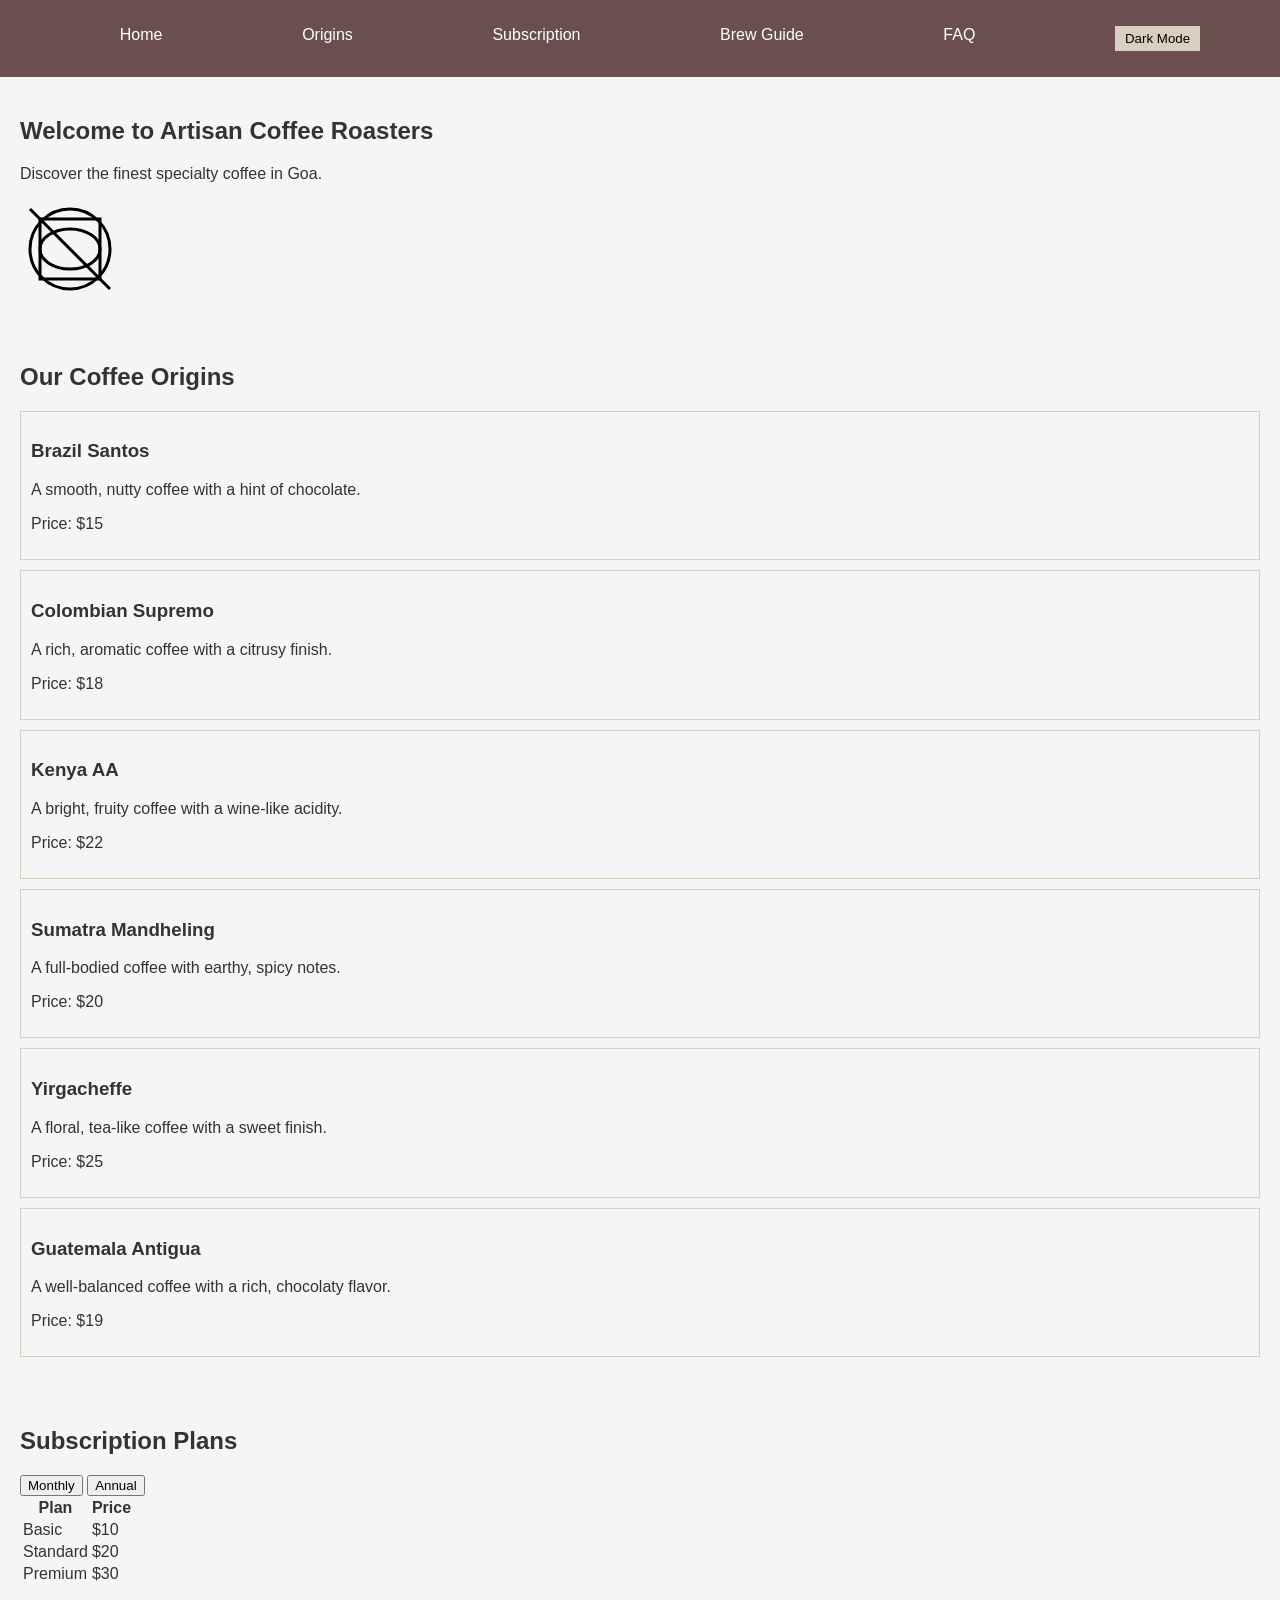
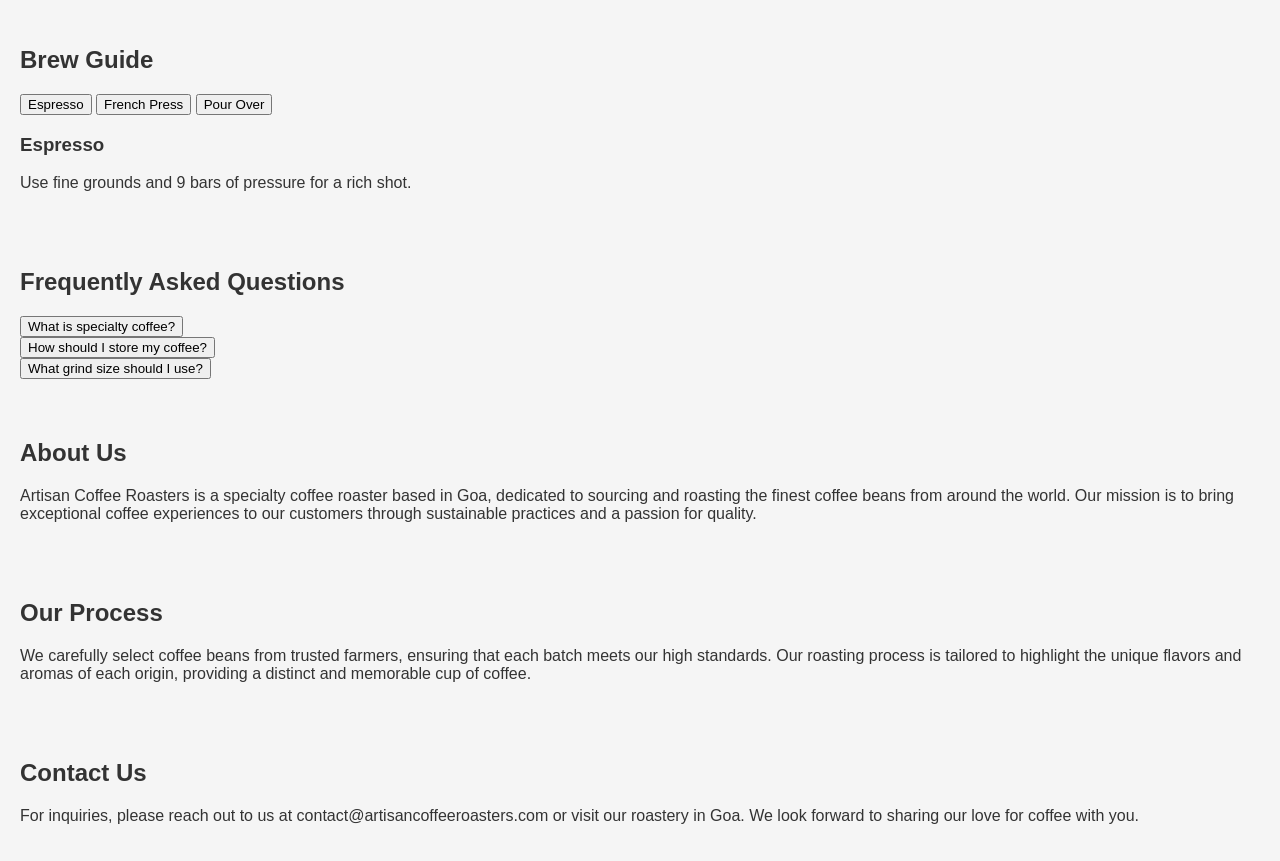
<file: projects_gpt4o/artisan-coffee/index.html>
<!DOCTYPE html>
<html lang="en">
<head>
    <meta charset="UTF-8">
    <meta name="viewport" content="width=device-width, initial-scale=1.0">
    <title>Artisan Coffee Roasters</title>
    <link rel="stylesheet" href="styles.css">
    <script src="script.js" defer></script>
</head>
<body>
    <!-- Sticky Navigation -->
    <nav id="navbar">
        <ul>
            <li><a href="#home">Home</a></li>
            <li><a href="#origins">Origins</a></li>
            <li><a href="#subscription">Subscription</a></li>
            <li><a href="#brew-guide">Brew Guide</a></li>
            <li><a href="#faq">FAQ</a></li>
            <li><button id="dark-mode-toggle">Dark Mode</button></li>
        </ul>
    </nav>

    <!-- Hero Section with Product Artifact -->
    <section id="home">
        <h1>Welcome to Artisan Coffee Roasters</h1>
        <p>Discover the finest specialty coffee in Goa.</p>
        <!-- SVG Product Artifact -->
        <svg id="product-artifact" width="100" height="100">
            <circle cx="50" cy="50" r="40" stroke="black" stroke-width="3" fill="none" />
            <line x1="10" y1="10" x2="90" y2="90" stroke="black" stroke-width="3" />
            <rect x="20" y="20" width="60" height="60" stroke="black" stroke-width="3" fill="none" />
            <ellipse cx="50" cy="50" rx="30" ry="20" stroke="black" stroke-width="3" fill="none" />
        </svg>
    </section>

    <!-- Origins Section -->
    <section id="origins">
        <h2>Our Coffee Origins</h2>
        <div class="origin-card">
            <h3>Brazil Santos</h3>
            <p>A smooth, nutty coffee with a hint of chocolate.</p>
            <p>Price: $15</p>
        </div>
        <div class="origin-card">
            <h3>Colombian Supremo</h3>
            <p>A rich, aromatic coffee with a citrusy finish.</p>
            <p>Price: $18</p>
        </div>
        <div class="origin-card">
            <h3>Kenya AA</h3>
            <p>A bright, fruity coffee with a wine-like acidity.</p>
            <p>Price: $22</p>
        </div>
        <div class="origin-card">
            <h3>Sumatra Mandheling</h3>
            <p>A full-bodied coffee with earthy, spicy notes.</p>
            <p>Price: $20</p>
        </div>
        <div class="origin-card">
            <h3>Yirgacheffe</h3>
            <p>A floral, tea-like coffee with a sweet finish.</p>
            <p>Price: $25</p>
        </div>
        <div class="origin-card">
            <h3>Guatemala Antigua</h3>
            <p>A well-balanced coffee with a rich, chocolaty flavor.</p>
            <p>Price: $19</p>
        </div>
    </section>

    <!-- Subscription Section -->
    <section id="subscription">
        <h2>Subscription Plans</h2>
        <div id="subscription-toggle">
            <button id="monthly">Monthly</button>
            <button id="annual">Annual</button>
        </div>
        <table>
            <thead>
                <tr>
                    <th>Plan</th>
                    <th>Price</th>
                </tr>
            </thead>
            <tbody>
                <tr>
                    <td>Basic</td>
                    <td>$10</td>
                </tr>
                <tr>
                    <td>Standard</td>
                    <td>$20</td>
                </tr>
                <tr>
                    <td>Premium</td>
                    <td>$30</td>
                </tr>
            </tbody>
        </table>
    </section>

    <!-- Brew Guide Section -->
    <section id="brew-guide">
        <h2>Brew Guide</h2>
        <div class="tab">
            <button class="tablinks">Espresso</button>
            <button class="tablinks">French Press</button>
            <button class="tablinks">Pour Over</button>
        </div>
        <div class="tabcontent">
            <h3>Espresso</h3>
            <p>Use fine grounds and 9 bars of pressure for a rich shot.</p>
        </div>
        <div class="tabcontent" style="display:none;">
            <h3>French Press</h3>
            <p>Coarse grounds and a 4-minute steep for a robust flavor.</p>
        </div>
        <div class="tabcontent" style="display:none;">
            <h3>Pour Over</h3>
            <p>Medium grounds and a slow pour for clarity and aroma.</p>
        </div>
    </section>

    <!-- FAQ Section -->
    <section id="faq">
        <h2>Frequently Asked Questions</h2>
        <div class="accordion">
            <button class="accordion-button">What is specialty coffee?</button>
            <div class="accordion-content" style="display:none;">
                <p>Specialty coffee is high-quality coffee rated 80 or above on a 100-point scale.</p>
            </div>
        </div>
        <div class="accordion">
            <button class="accordion-button">How should I store my coffee?</button>
            <div class="accordion-content" style="display:none;">
                <p>Store in an airtight container in a cool, dark place.</p>
            </div>
        </div>
        <div class="accordion">
            <button class="accordion-button">What grind size should I use?</button>
            <div class="accordion-content" style="display:none;">
                <p>Grind size depends on the brewing method; finer for espresso, coarser for French press.</p>
            </div>
        </div>
    </section>

    <section id="about">
        <h2>About Us</h2>
        <p>Artisan Coffee Roasters is a specialty coffee roaster based in Goa, dedicated to sourcing and roasting the finest coffee beans from around the world. Our mission is to bring exceptional coffee experiences to our customers through sustainable practices and a passion for quality.</p>
    </section>

    <section id="process">
        <h2>Our Process</h2>
        <p>We carefully select coffee beans from trusted farmers, ensuring that each batch meets our high standards. Our roasting process is tailored to highlight the unique flavors and aromas of each origin, providing a distinct and memorable cup of coffee.</p>
    </section>

    <section id="contact">
        <h2>Contact Us</h2>
        <p>For inquiries, please reach out to us at contact@artisancoffeeroasters.com or visit our roastery in Goa. We look forward to sharing our love for coffee with you.</p>
    </section>

    <script>
        // JavaScript for interactive elements
    </script>
</body>
</html>
</file>
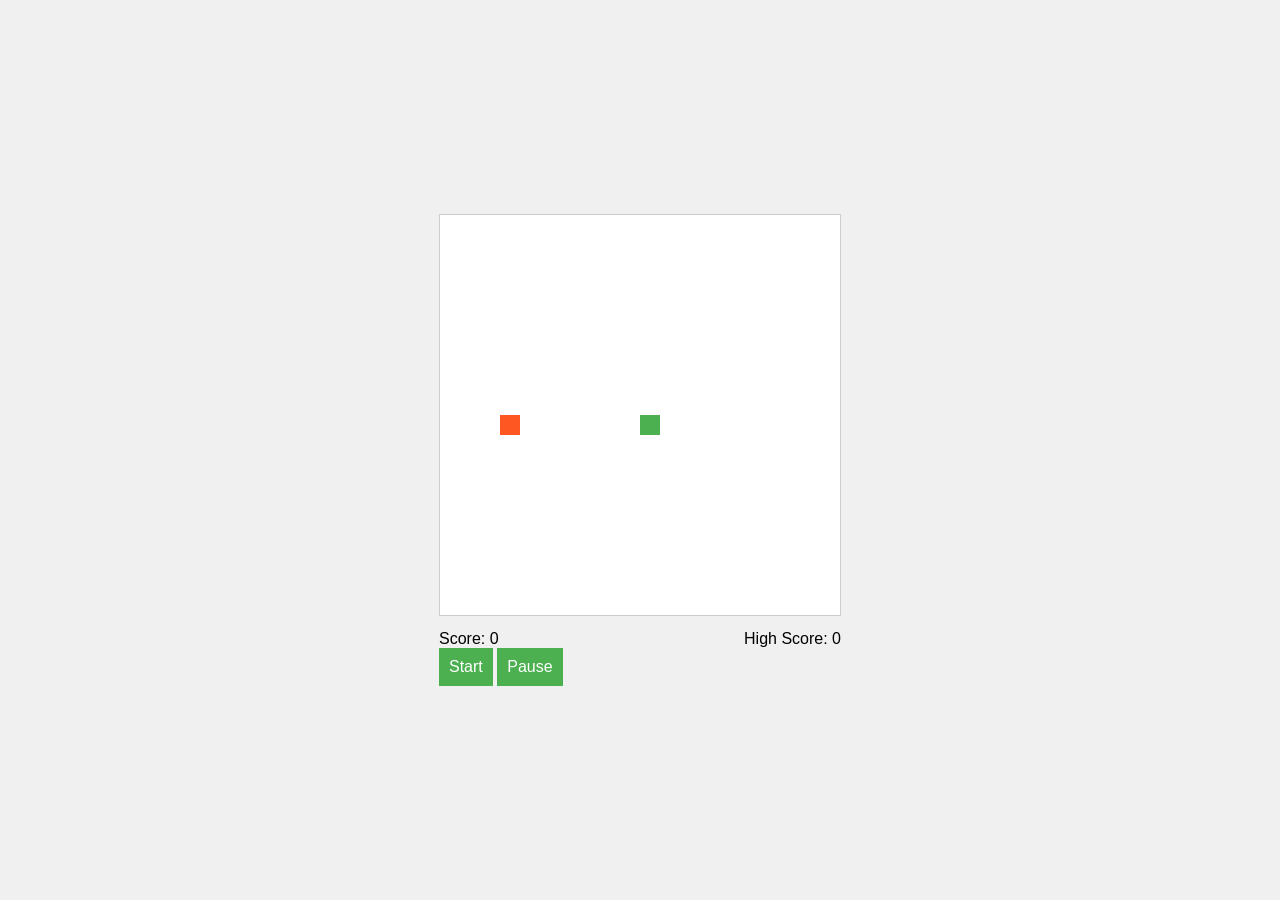
<file: projects_gpt4o/viper/index.html>
<!DOCTYPE html>
<html lang="en" xmlns="http://www.w3.org/1999/xhtml">
<head>
    <link rel="icon" href="data:image/svg+xml,<svg xmlns=%22http://www.w3.org/2000/svg%22 viewBox=%220 0 100 100%22><rect width=%22100%22 height=%22100%22 fill=%22%234CAF50%22/><circle cx=%2250%22 cy=%2250%22 r=%2230%22 fill=%22%23FF5722%22/></svg>">
    <meta charset="UTF-8">
    <meta name="viewport" content="width=device-width, initial-scale=1.0">
    <title>Viper Snake Game</title>
    <style>
        @media (max-width: 768px) {
            body {
                flex-direction: column;
            }
            .score-board {
                flex-direction: column;
                align-items: center;
            }
        }
        @media (max-width: 360px) {
            button {
                padding: 8px;
                font-size: 14px;
            }
        }
        :root {
            --background-color: #f0f0f0;
            --snake-color: #4CAF50;
            --food-color: #FF5722;
            --grid-size: 20px;
            --canvas-width: 100%;
            --canvas-height: auto;
            --font-family: Arial, sans-serif;
        }
        body {
            display: flex;
            justify-content: center;
            align-items: center;
            height: 100vh;
            margin: 0;
            background-color: var(--background-color);
            font-family: var(--font-family);
        }
        canvas {
            border: 1px solid #ccc;
            background-color: white;
            outline: none;
        }
        canvas:focus {
            outline: 2px solid var(--food-color);
        }
        .score-board {
            display: flex;
            justify-content: space-between;
            width: var(--canvas-width);
            margin-top: 10px;
        }
        button {
            padding: 10px;
            font-size: 16px;
            cursor: pointer;
            border: none;
            background-color: var(--snake-color);
            color: white;
            transition: background-color 0.3s;
        }
        button:focus {
            outline: 2px solid var(--food-color);
        }
        button:hover {
            background-color: #388E3C;
        }
    </style>
</head>
<body>
    <main role="main" aria-label="Snake Game">
        <section aria-labelledby="gameInstructions">
            <h2 id="gameInstructions" hidden>Game Instructions</h2>
            <p hidden>Use arrow keys to move the snake. Eat food to score points. Avoid walls and yourself. Press 'Start' to begin and 'Pause' to pause the game.</p>
        </section>
    <div class="game-container">
        <canvas id="gameCanvas" width="400" height="400" role="img" aria-label="Snake game canvas"></canvas>
        <div class="score-board">
            <div>Score: <span id="score">0</span></div>
            <div>High Score: <span id="highScore">0</span></div>
        </div>
        <button id="startButton" aria-label="Start Game">Start</button>
        <button id="pauseButton" aria-label="Pause Game">Pause</button>
    </div>
    <script>
        const canvas = document.getElementById('gameCanvas');
        const ctx = canvas.getContext('2d');
        const scoreElement = document.getElementById('score');
        const highScoreElement = document.getElementById('highScore');
        const startButton = document.getElementById('startButton');
        const pauseButton = document.getElementById('pauseButton');

        let snake = [{x: 200, y: 200}];
        let direction = {x: 0, y: 0};
        let food = {x: 0, y: 0};
        let score = 0;
        let highScore = 0;
        try {
            highScore = localStorage.getItem('highScore') || 0;
        } catch (error) {
            console.error('Could not access localStorage:', error);
        }
        let speed = 100;
        let animationFrameId;
        let isPaused = false;

        highScoreElement.textContent = highScore;

        function placeFood() {
            food.x = Math.floor(Math.random() * (canvas.width / parseInt(getComputedStyle(document.documentElement).getPropertyValue('--grid-size')))) * parseInt(getComputedStyle(document.documentElement).getPropertyValue('--grid-size'));
            food.y = Math.floor(Math.random() * (canvas.height / parseInt(getComputedStyle(document.documentElement).getPropertyValue('--grid-size')))) * parseInt(getComputedStyle(document.documentElement).getPropertyValue('--grid-size'));
        }

        function draw() {
            ctx.clearRect(0, 0, canvas.width, canvas.height);
            ctx.fillStyle = getComputedStyle(document.documentElement).getPropertyValue('--snake-color');
            snake.forEach(segment => ctx.fillRect(segment.x, segment.y, parseInt(getComputedStyle(document.documentElement).getPropertyValue('--grid-size')), parseInt(getComputedStyle(document.documentElement).getPropertyValue('--grid-size'))));
            ctx.fillStyle = getComputedStyle(document.documentElement).getPropertyValue('--food-color');
            ctx.fillRect(food.x, food.y, parseInt(getComputedStyle(document.documentElement).getPropertyValue('--grid-size')), parseInt(getComputedStyle(document.documentElement).getPropertyValue('--grid-size')));
        }

        function update() {
    draw();
            if (isPaused) return;

            const head = {x: snake[0].x + direction.x * parseInt(getComputedStyle(document.documentElement).getPropertyValue('--grid-size')), y: snake[0].y + direction.y * parseInt(getComputedStyle(document.documentElement).getPropertyValue('--grid-size'))};
            snake.unshift(head);

            if (head.x === food.x && head.y === food.y) {
                score += 10;
                scoreElement.textContent = score;
                if (score % 50 === 0) {
                    speed = Math.max(speed - 10, 50);
                    cancelAnimationFrame(animationFrameId);
                    animationFrameId = requestAnimationFrame(update);
                }
                placeFood();
            } else {
                snake.pop();
            }

            if (head.x < 0 || head.x >= canvas.width || head.y < 0 || head.y >= canvas.height || snake.slice(1).some(segment => segment.x === head.x && segment.y === head.y)) {
                if (score > highScore) {
                    localStorage.setItem('highScore', score);
                    highScoreElement.textContent = score;
                }
                resetGame();
            }
        }

        function resetGame() {
            snake = [{x: 200, y: 200}];
            direction = {x: 0, y: 0};
            score = 0;
            scoreElement.textContent = score;
            speed = 100;
            cancelAnimationFrame(animationFrameId);
            placeFood();
        }

        function changeDirection(event) {
            const keyPressed = event.key;
            const goingUp = direction.y === -1;
            const goingDown = direction.y === 1;
            const goingRight = direction.x === 1;
            const goingLeft = direction.x === -1;

            if (keyPressed === 'ArrowUp' && !goingDown) {
                direction = {x: 0, y: -1};
            }
            if (keyPressed === 'ArrowDown' && !goingUp) {
                direction = {x: 0, y: 1};
            }
            if (keyPressed === 'ArrowLeft' && !goingRight) {
                direction = {x: -1, y: 0};
            }
            if (keyPressed === 'ArrowRight' && !goingLeft) {
                direction = {x: 1, y: 0};
            }
        }

        function togglePause() {
            isPaused = !isPaused;
            pauseButton.textContent = isPaused ? 'Resume' : 'Pause';
            if (!isPaused) {
                animationFrameId = requestAnimationFrame(update);
            } else {
                clearInterval(gameInterval);
            }
        }

        document.addEventListener('keydown', changeDirection);
        startButton.addEventListener('click', () => {
            if (confirm('Are you sure you want to reset the game?')) {
                resetGame();
                cancelAnimationFrame(animationFrameId);
                animationFrameId = requestAnimationFrame(update);
            }
        });
        pauseButton.addEventListener('click', togglePause);

        placeFood();
        draw();
    </script>
</body>
</html>
</file>
<file: projects_gpt4o/artisan-coffee/styles.css>
/* CSS Custom Properties */
:root {
    --font-family: 'Arial', sans-serif;
    --font-size-base: 16px;
    --spacing-base: 8px;
}
:root {
    --primary-color: #6b4f4f;
    --secondary-color: #d9cfc1;
    --background-color: #f5f5f5;
    --text-color: #333;
    --dark-background-color: #333;
    --dark-text-color: #f5f5f5;
}

body {
    font-family: Arial, sans-serif;
    background-color: var(--background-color);
    color: var(--text-color);
    margin: 0;
    padding: 0;
}

nav {
    position: sticky;
    top: 0;
    background-color: var(--primary-color);
    color: white;
    padding: 10px;
}

nav ul {
    list-style: none;
    display: flex;
    justify-content: space-around;
}

nav a {
    color: white;
    text-decoration: none;
}

nav a:focus {
    outline: 2px dashed var(--secondary-color);
}

button:focus {
    outline: 2px dashed var(--secondary-color);
    background-color: var(--primary-color);
    color: var(--dark-text-color);
}

section {
    padding: 20px;
}

.origin-card {
    border: 1px solid var(--secondary-color);
    padding: 10px;
    margin: 10px 0;
}

/* Dark Mode Styles */
body.dark-mode {
    background-color: var(--dark-background-color);
    color: var(--dark-text-color);
}

#dark-mode-toggle {
    background-color: var(--secondary-color);
    border: none;
    padding: 5px 10px;
    cursor: pointer;
}

/* Responsive Styles */
@media (max-width: 1024px) {
    .origin-card {
        width: 45%;
        margin: 2.5%;
    }
}

@media (max-width: 600px) {
    .origin-card {
        width: 100%;
        margin: 10px 0;
    }
}
@media (max-width: 1024px) {
    nav ul {
        flex-direction: row;
        flex-wrap: wrap;
    }
    .origin-card {
        width: 45%;
        margin: 2.5%;
    }
}

@media (max-width: 768px) {
    nav ul {
        flex-direction: column;
    }
}

@media (max-width: 360px) {
    nav ul {
        font-size: 14px;
    }
}
</file>
